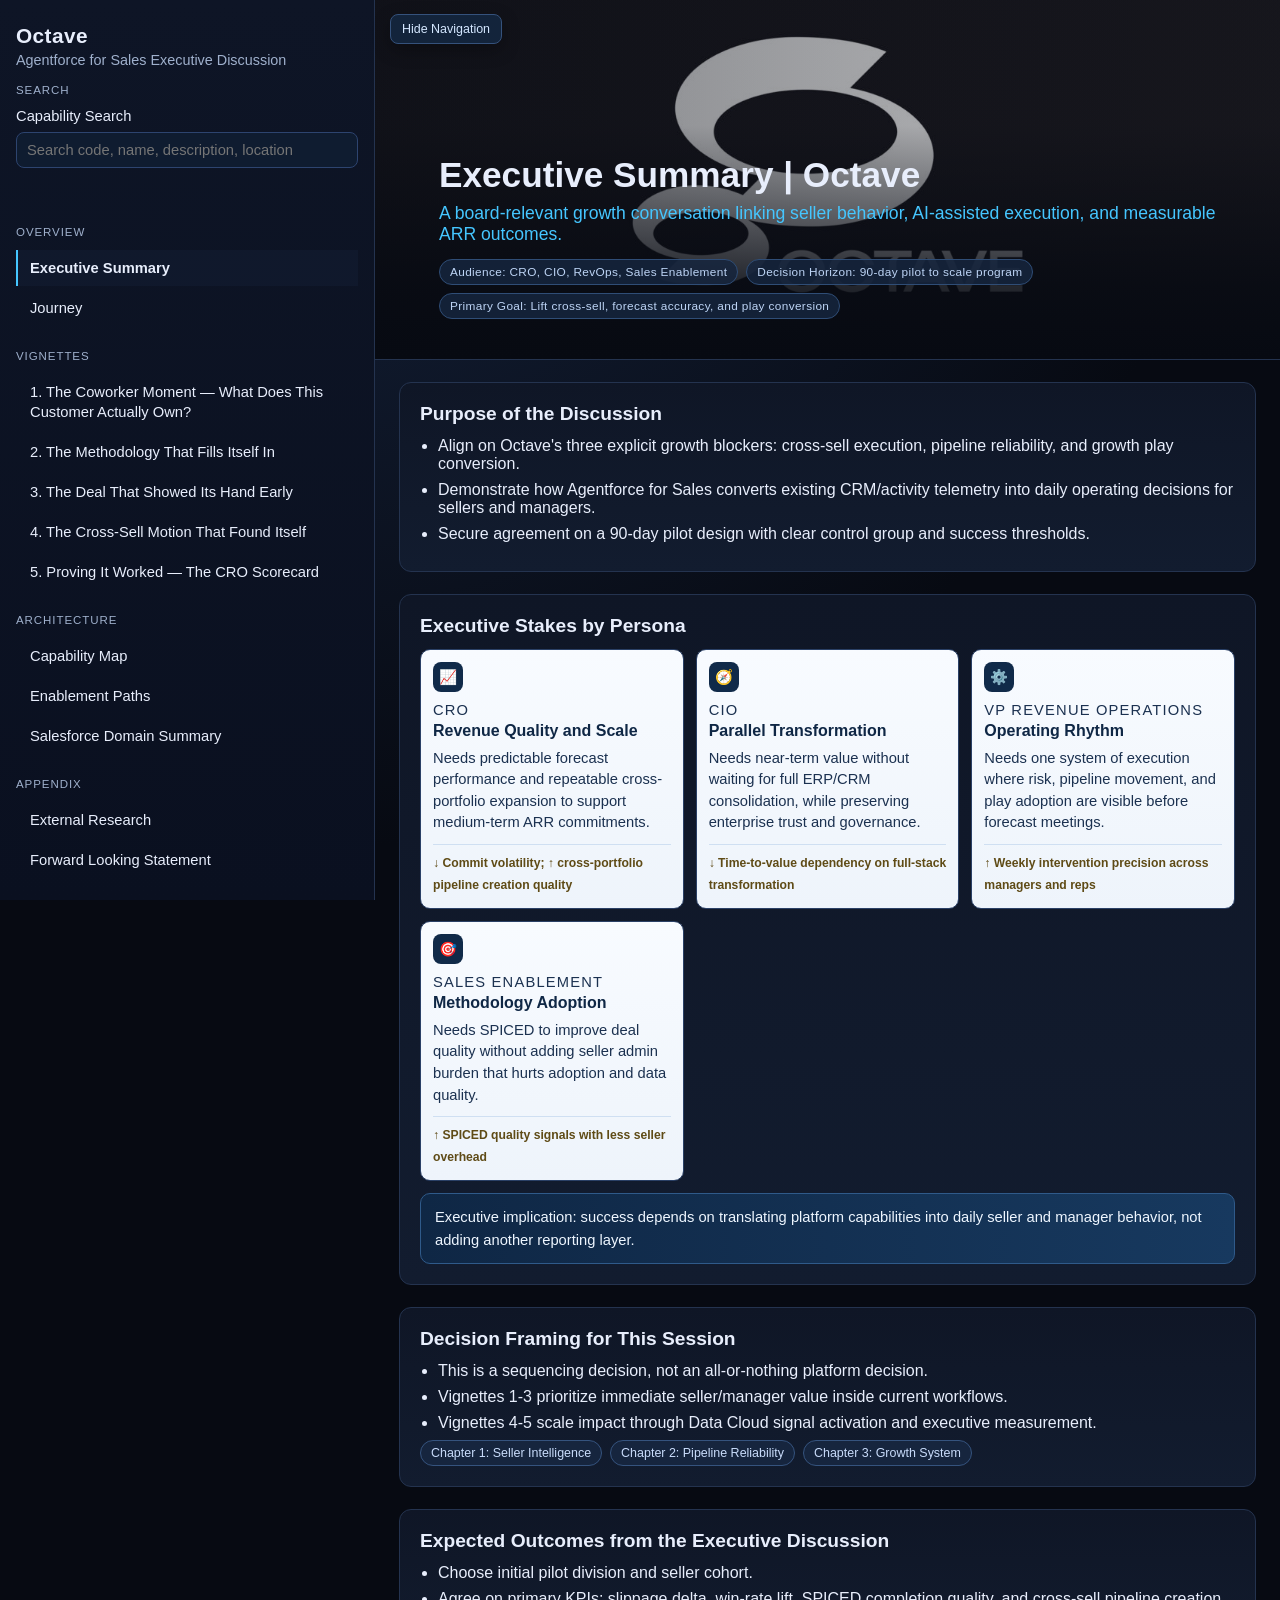
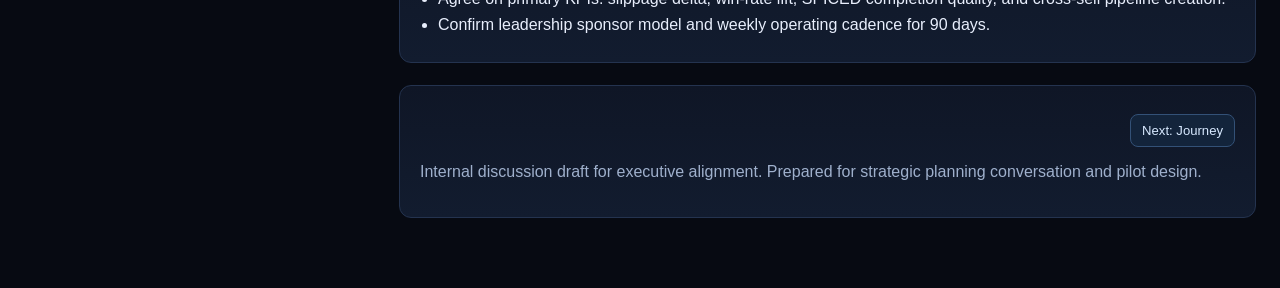
<file: index.html>
<!doctype html>
<html lang="en">
  <head>
    <meta charset="UTF-8" />
    <meta name="viewport" content="width=device-width, initial-scale=1.0" />
    <title>Octave Executive Briefing</title>
    <link rel="stylesheet" href="styles.css" />
  </head>
  <body data-page="executive">
    <div class="app">
      <aside class="sidebar">
        <div class="brand">OCTAVE</div>
        <p class="subtitle">Agentforce for Sales Executive Discussion</p>
        <nav id="sidebar-nav"></nav>
      </aside>
      <main id="content" class="content"></main>
    </div>
    <script src="content.js"></script>
    <script src="app.js"></script>
  </body>
</html>
</file>
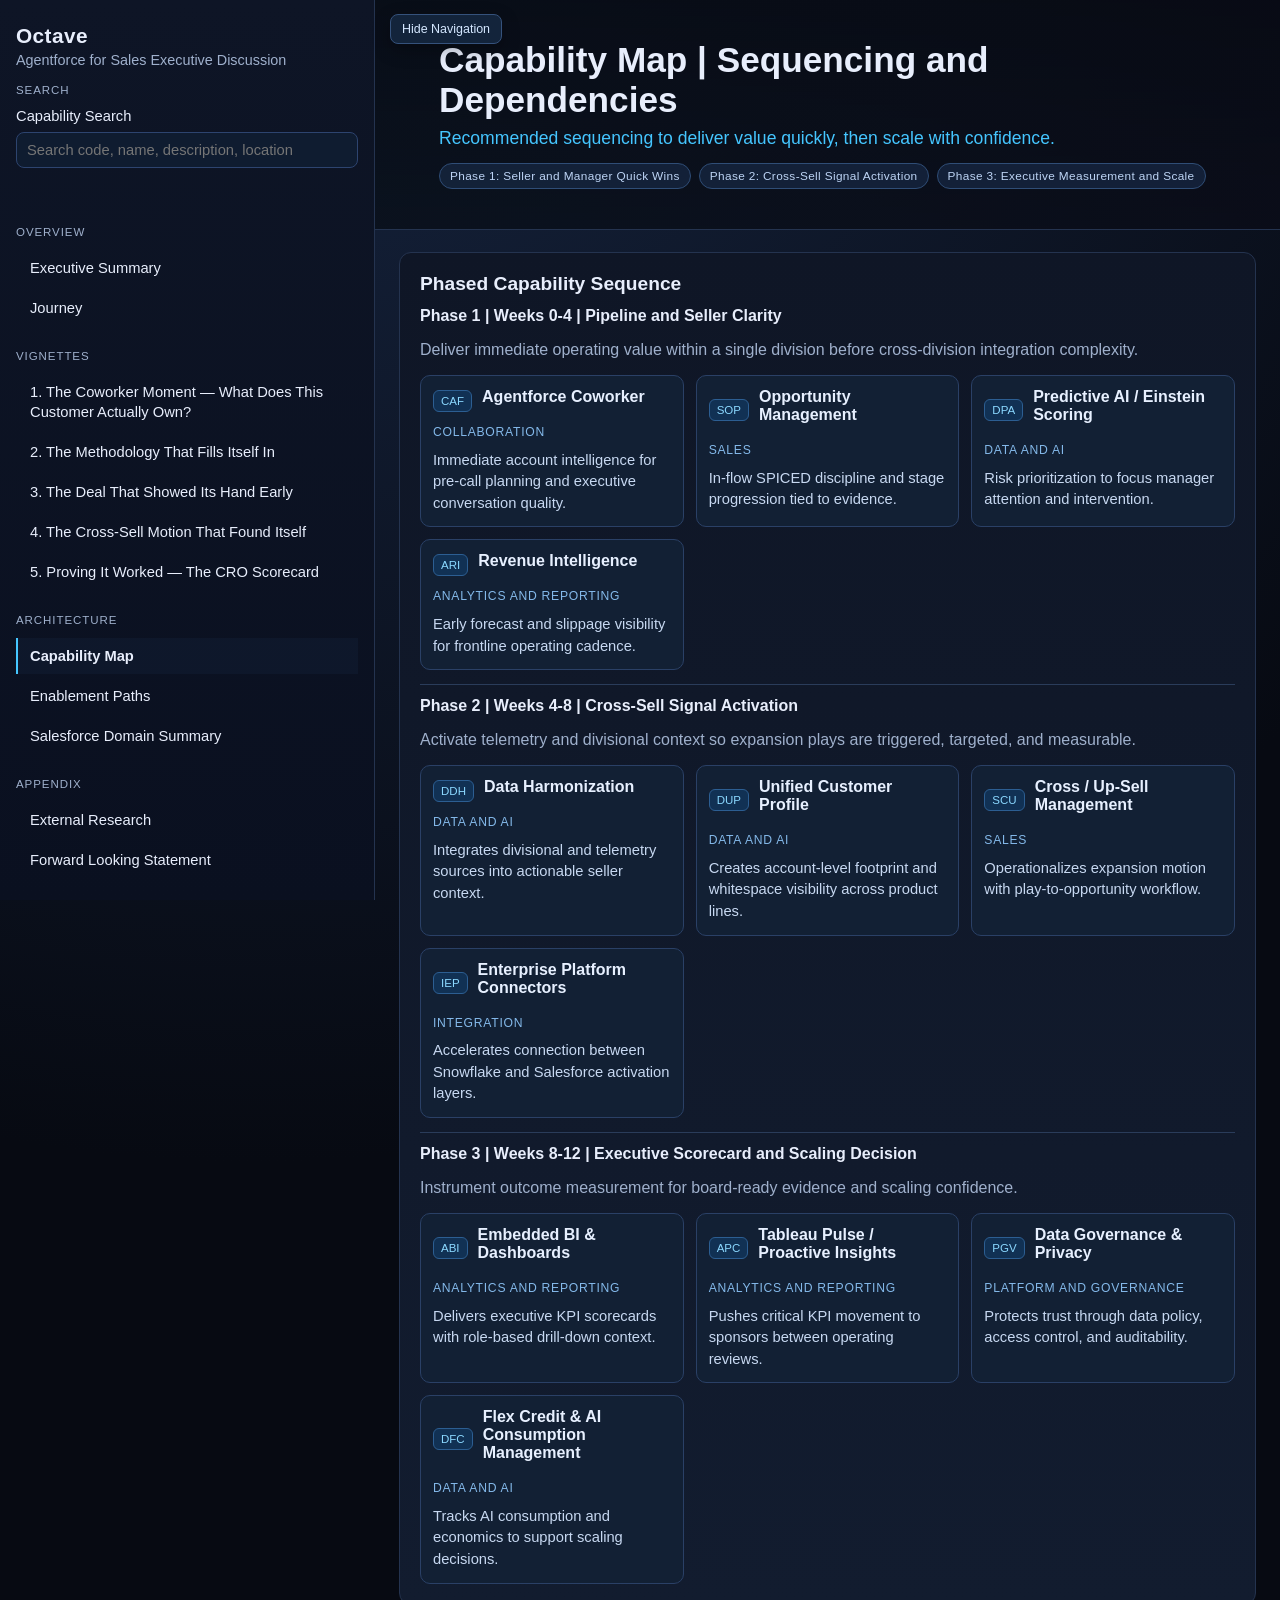
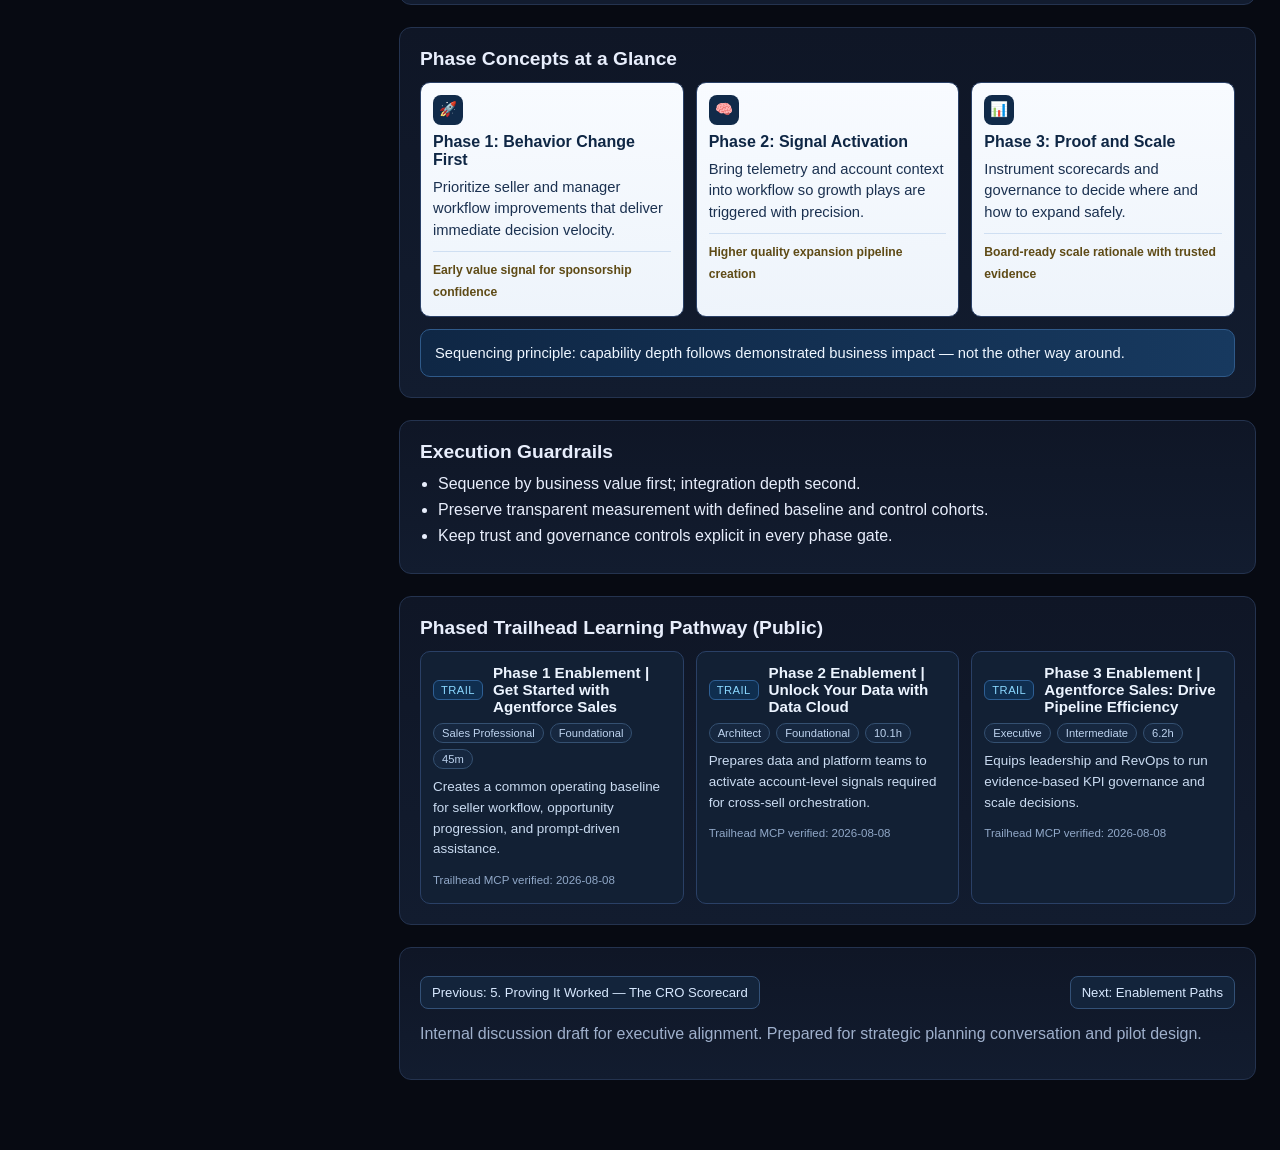
<file: capability-map.html>
<!doctype html>
<html lang="en">
  <head>
    <meta charset="UTF-8" />
    <meta name="viewport" content="width=device-width, initial-scale=1.0" />
    <title>Capability Map</title>
    <link rel="stylesheet" href="styles.css" />
  </head>
  <body data-page="capability">
    <div class="app">
      <aside class="sidebar">
        <div class="brand">OCTAVE</div>
        <p class="subtitle">Agentforce for Sales Executive Discussion</p>
        <nav id="sidebar-nav"></nav>
      </aside>
      <main id="content" class="content"></main>
    </div>
    <script src="content.js"></script>
    <script src="app.js"></script>
  </body>
</html>
</file>
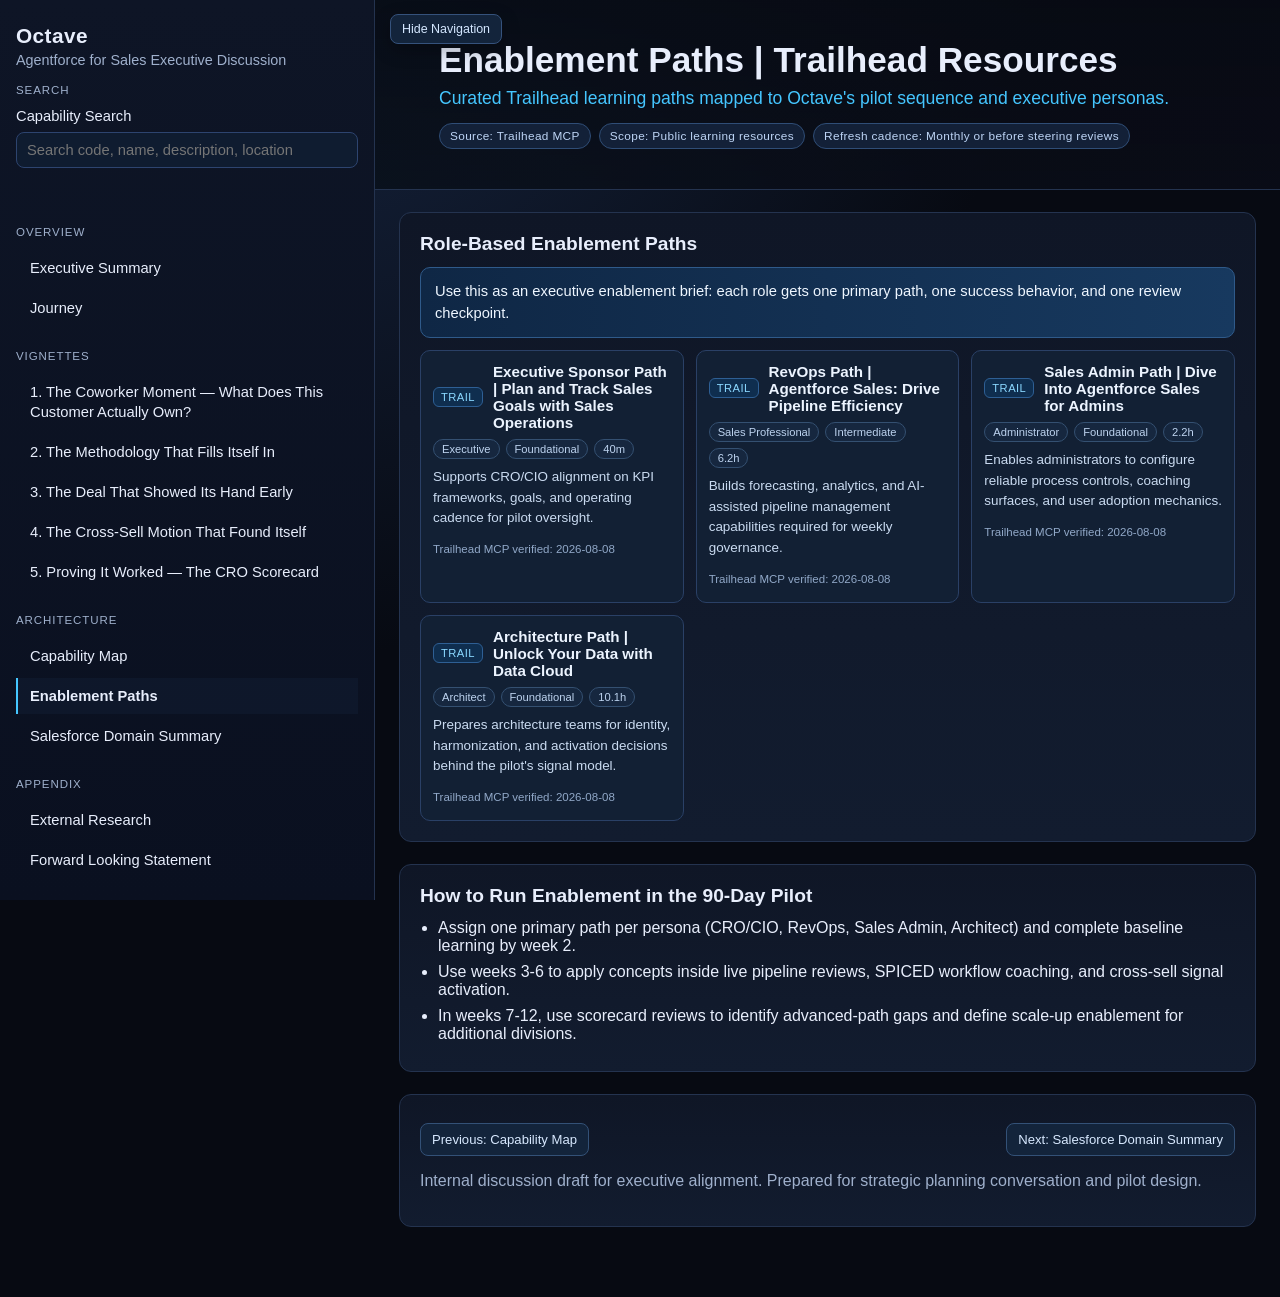
<file: enablement-paths.html>
<!doctype html>
<html lang="en">
  <head>
    <meta charset="UTF-8" />
    <meta name="viewport" content="width=device-width, initial-scale=1.0" />
    <title>Enablement Paths</title>
    <link rel="stylesheet" href="styles.css" />
  </head>
  <body data-page="enablement">
    <div class="app">
      <aside class="sidebar">
        <div class="brand">OCTAVE</div>
        <p class="subtitle">Agentforce for Sales Executive Discussion</p>
        <nav id="sidebar-nav"></nav>
      </aside>
      <main id="content" class="content"></main>
    </div>
    <script src="content.js"></script>
    <script src="app.js"></script>
  </body>
</html>
</file>
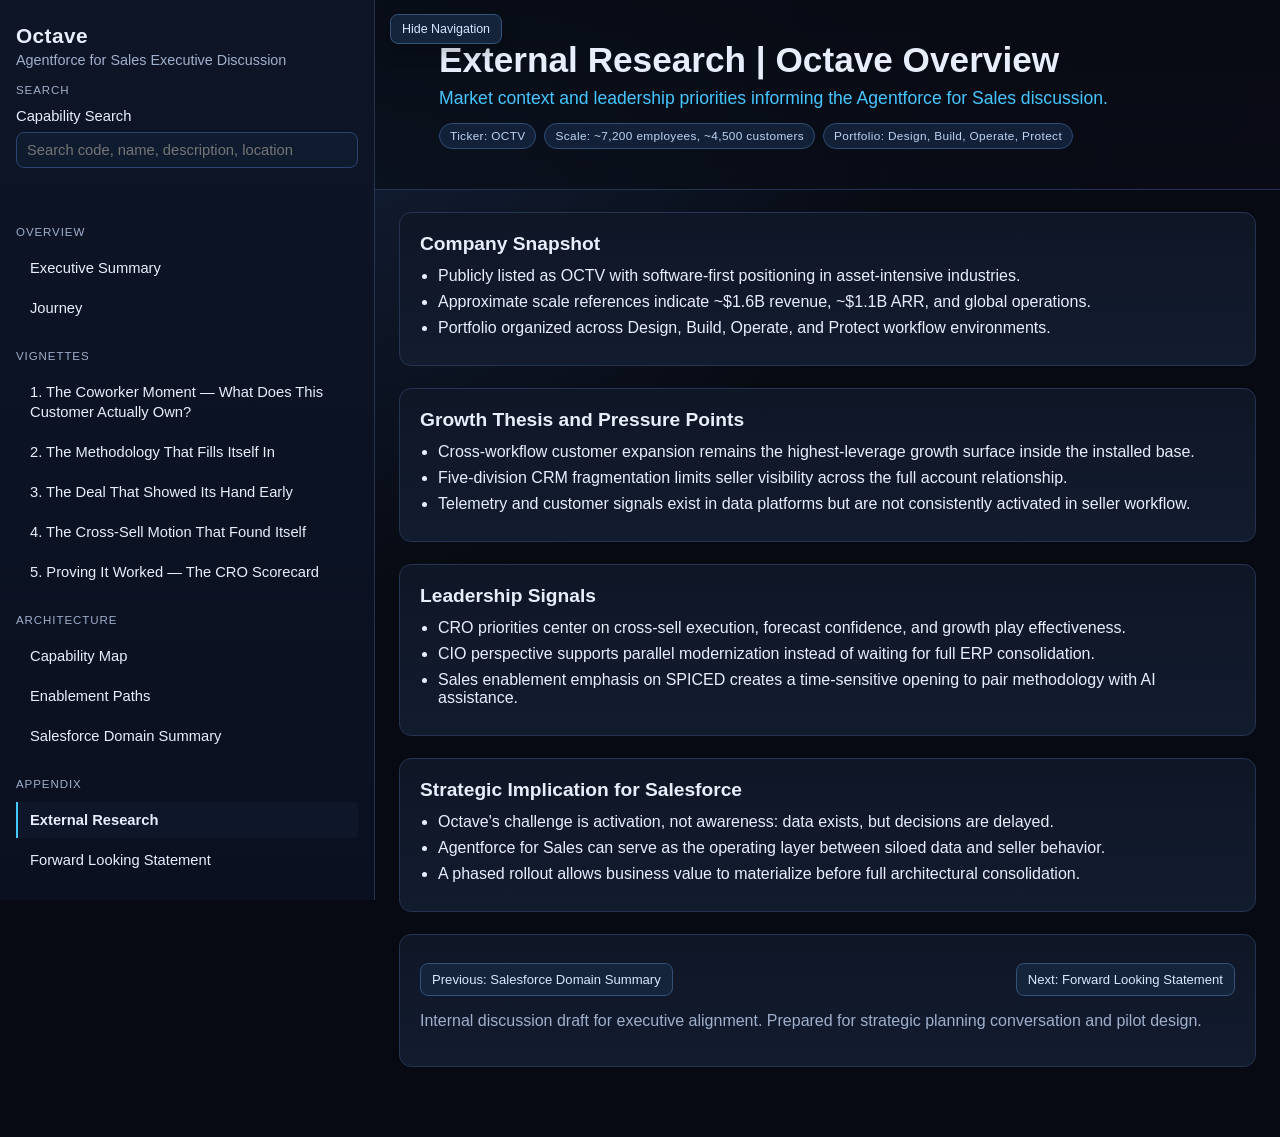
<file: external-research.html>
<!doctype html>
<html lang="en">
  <head>
    <meta charset="UTF-8" />
    <meta name="viewport" content="width=device-width, initial-scale=1.0" />
    <title>External Research</title>
    <link rel="stylesheet" href="styles.css" />
  </head>
  <body data-page="research">
    <div class="app">
      <aside class="sidebar">
        <div class="brand">OCTAVE</div>
        <p class="subtitle">Agentforce for Sales Executive Discussion</p>
        <nav id="sidebar-nav"></nav>
      </aside>
      <main id="content" class="content"></main>
    </div>
    <script src="content.js"></script>
    <script src="app.js"></script>
  </body>
</html>
</file>
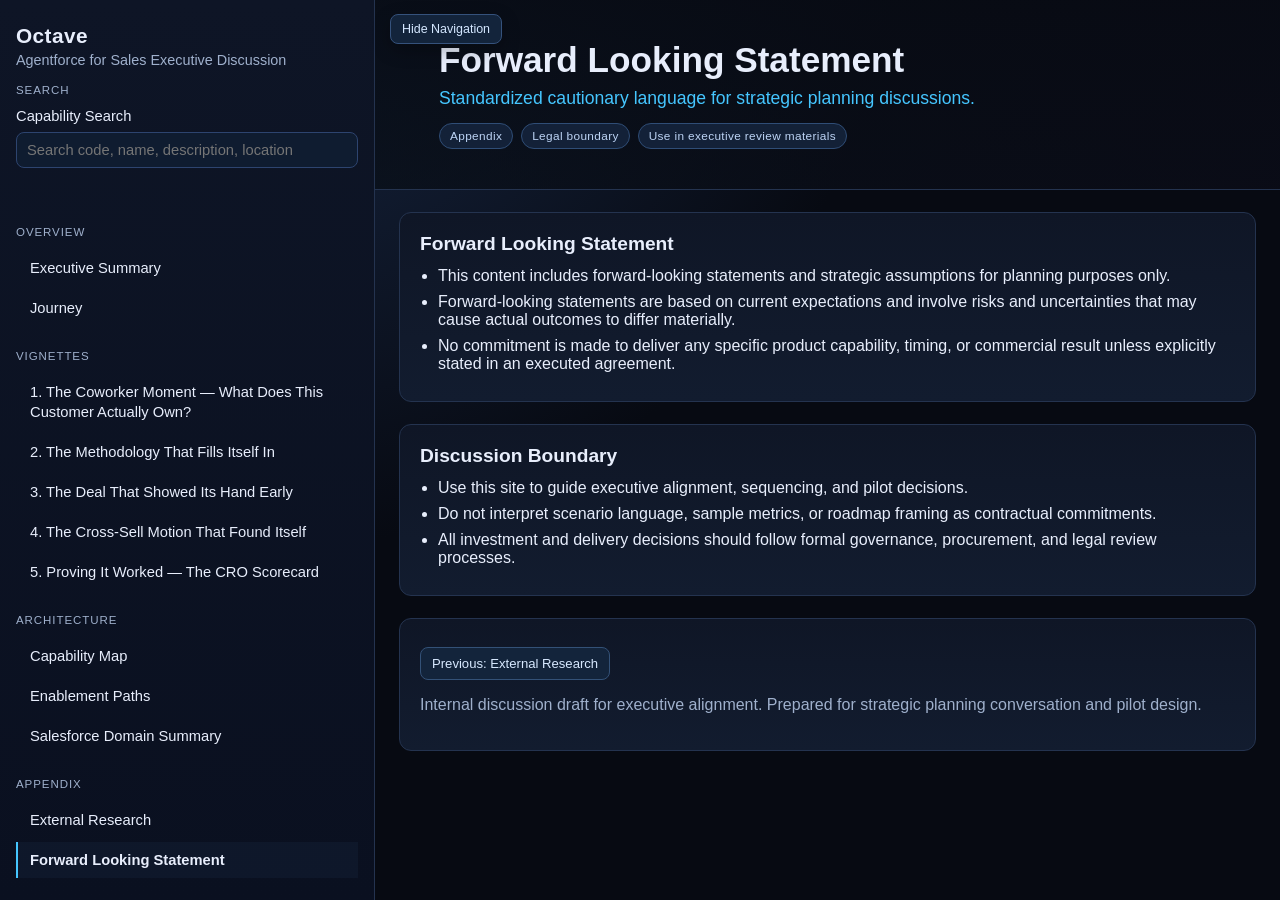
<file: forward-looking-statement.html>
<!doctype html>
<html lang="en">
  <head>
    <meta charset="UTF-8" />
    <meta name="viewport" content="width=device-width, initial-scale=1.0" />
    <title>Forward Looking Statement</title>
    <link rel="stylesheet" href="styles.css" />
  </head>
  <body data-page="fls">
    <div class="app">
      <aside class="sidebar">
        <div class="brand">OCTAVE</div>
        <p class="subtitle">Agentforce for Sales Executive Discussion</p>
        <nav id="sidebar-nav"></nav>
      </aside>
      <main id="content" class="content"></main>
    </div>
    <script src="content.js"></script>
    <script src="app.js"></script>
  </body>
</html>
</file>
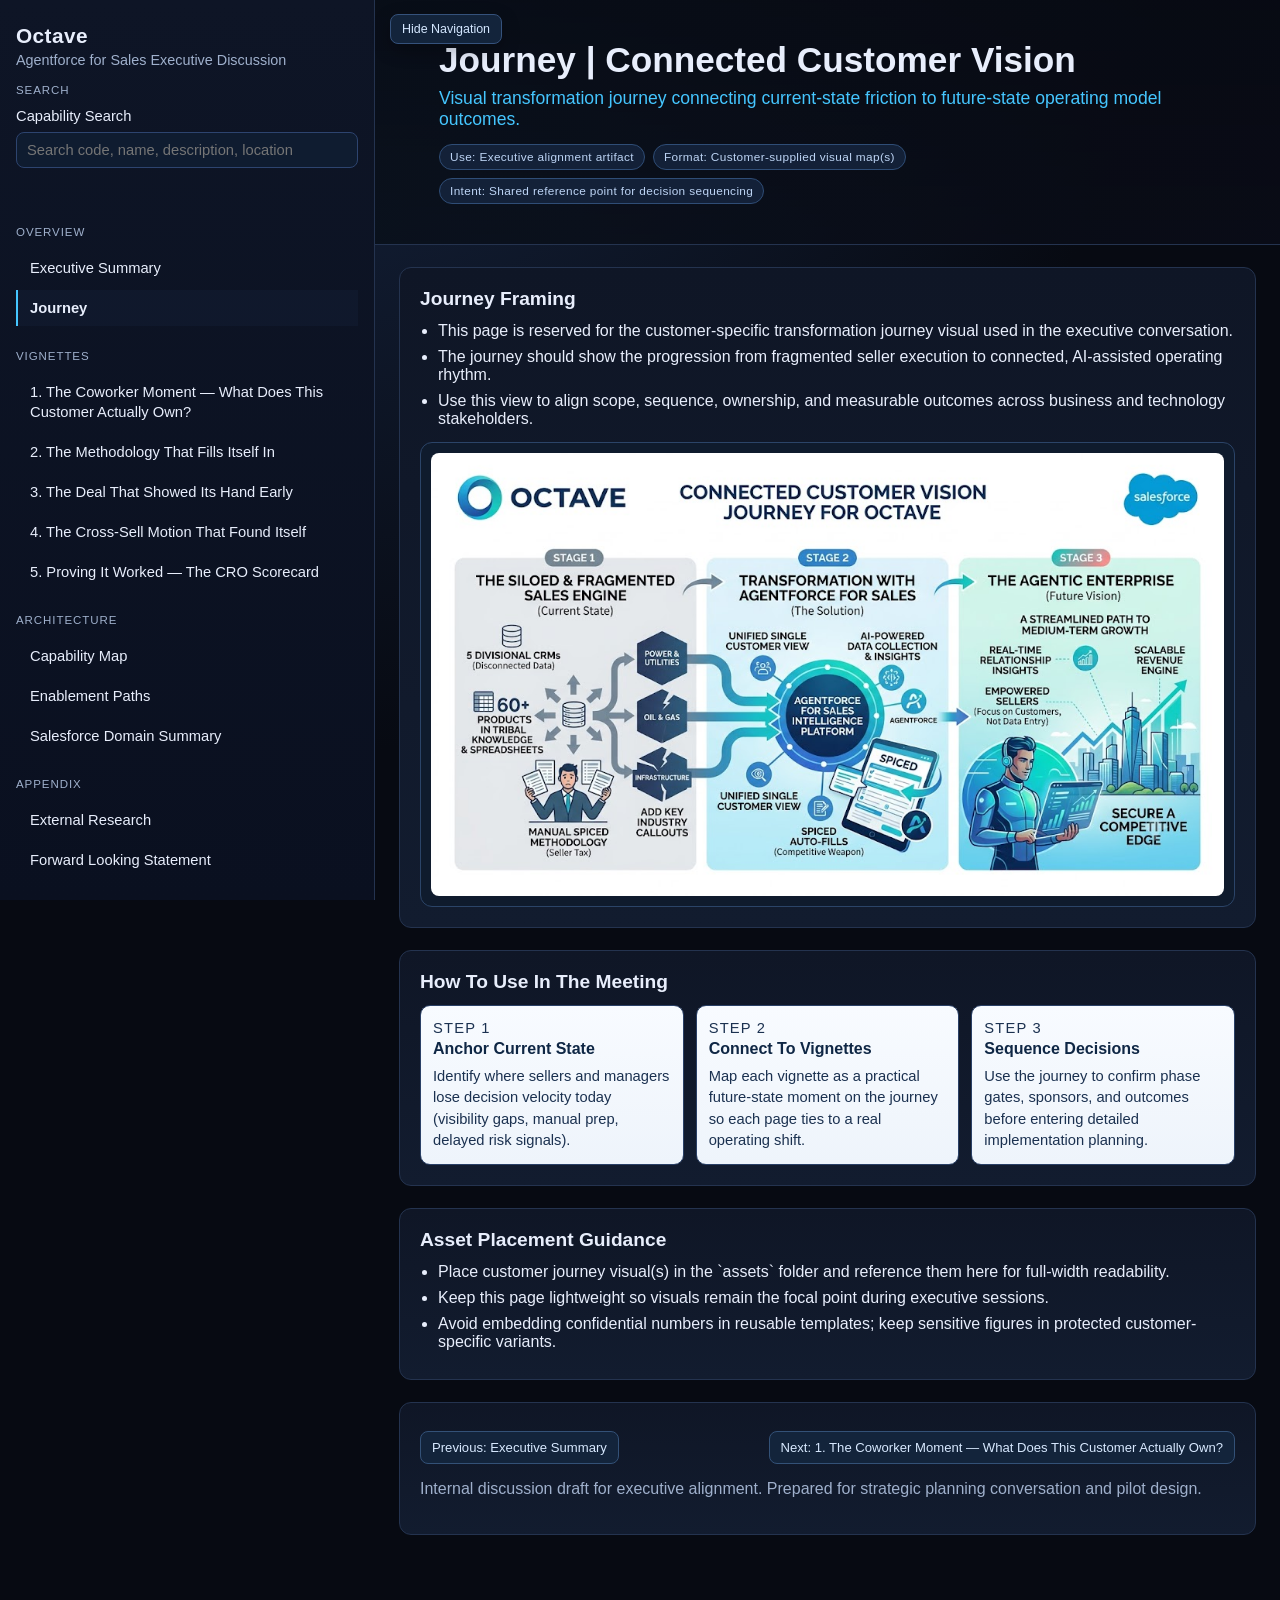
<file: journey.html>
<!doctype html>
<html lang="en">
  <head>
    <meta charset="UTF-8" />
    <meta name="viewport" content="width=device-width, initial-scale=1.0" />
    <title>Journey</title>
    <link rel="stylesheet" href="styles.css" />
  </head>
  <body data-page="journey">
    <div class="app">
      <aside class="sidebar">
        <div class="brand">OCTAVE</div>
        <p class="subtitle">Agentforce for Sales Executive Discussion</p>
        <nav id="sidebar-nav"></nav>
      </aside>
      <main id="content" class="content"></main>
    </div>
    <script src="content.js"></script>
    <script src="app.js"></script>
  </body>
</html>
</file>
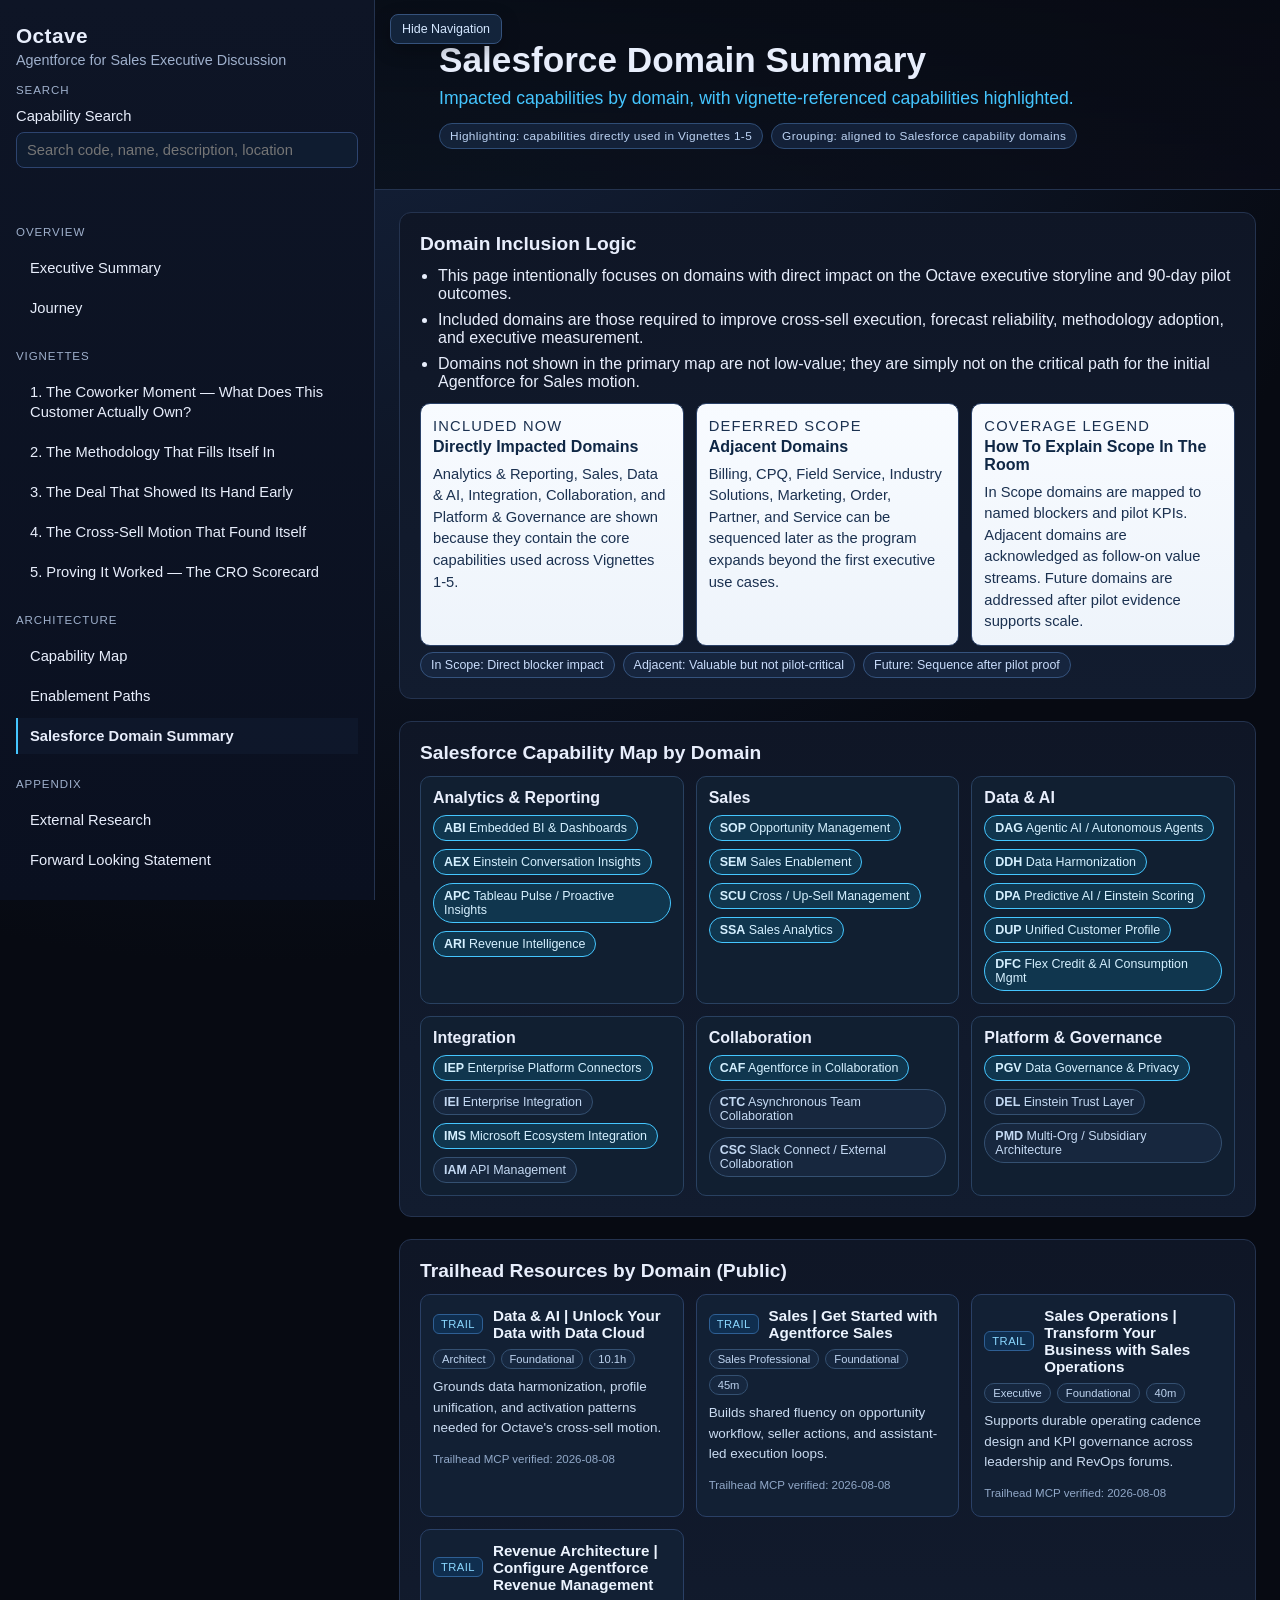
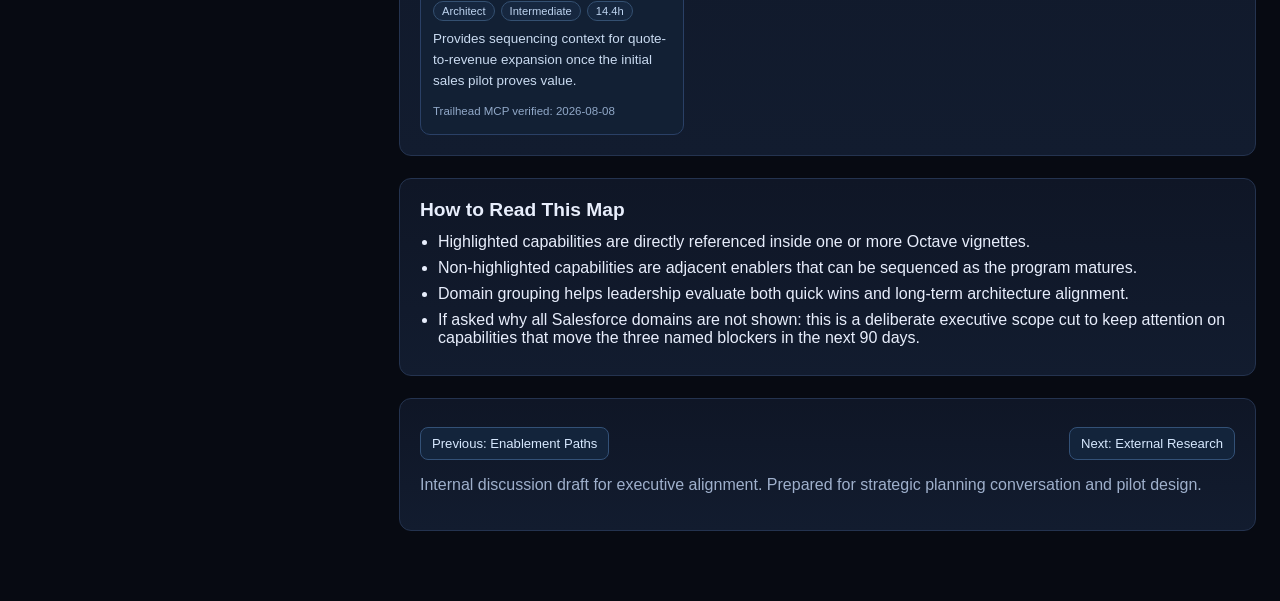
<file: salesforce-summary.html>
<!doctype html>
<html lang="en">
  <head>
    <meta charset="UTF-8" />
    <meta name="viewport" content="width=device-width, initial-scale=1.0" />
    <title>Salesforce Summary</title>
    <link rel="stylesheet" href="styles.css" />
  </head>
  <body data-page="salesforce">
    <div class="app">
      <aside class="sidebar">
        <div class="brand">OCTAVE</div>
        <p class="subtitle">Agentforce for Sales Executive Discussion</p>
        <nav id="sidebar-nav"></nav>
      </aside>
      <main id="content" class="content"></main>
    </div>
    <script src="content.js"></script>
    <script src="app.js"></script>
  </body>
</html>
</file>
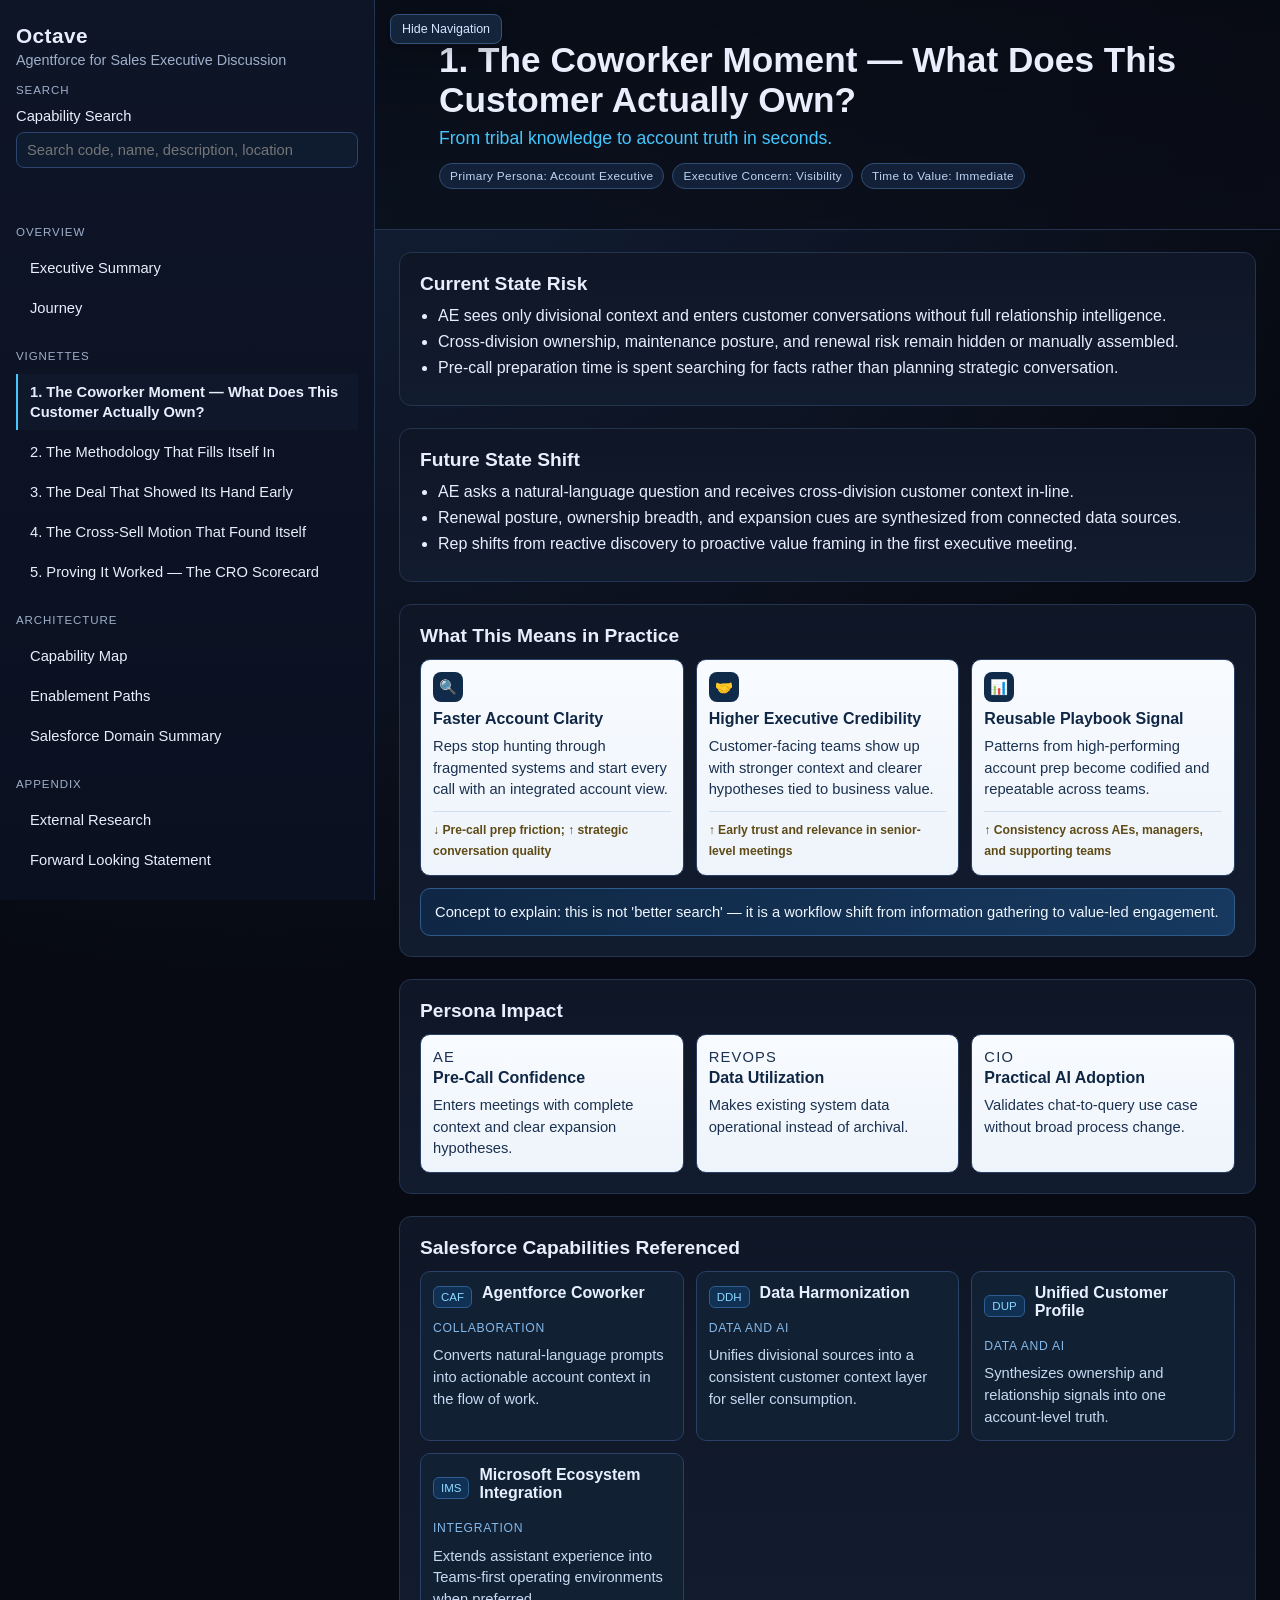
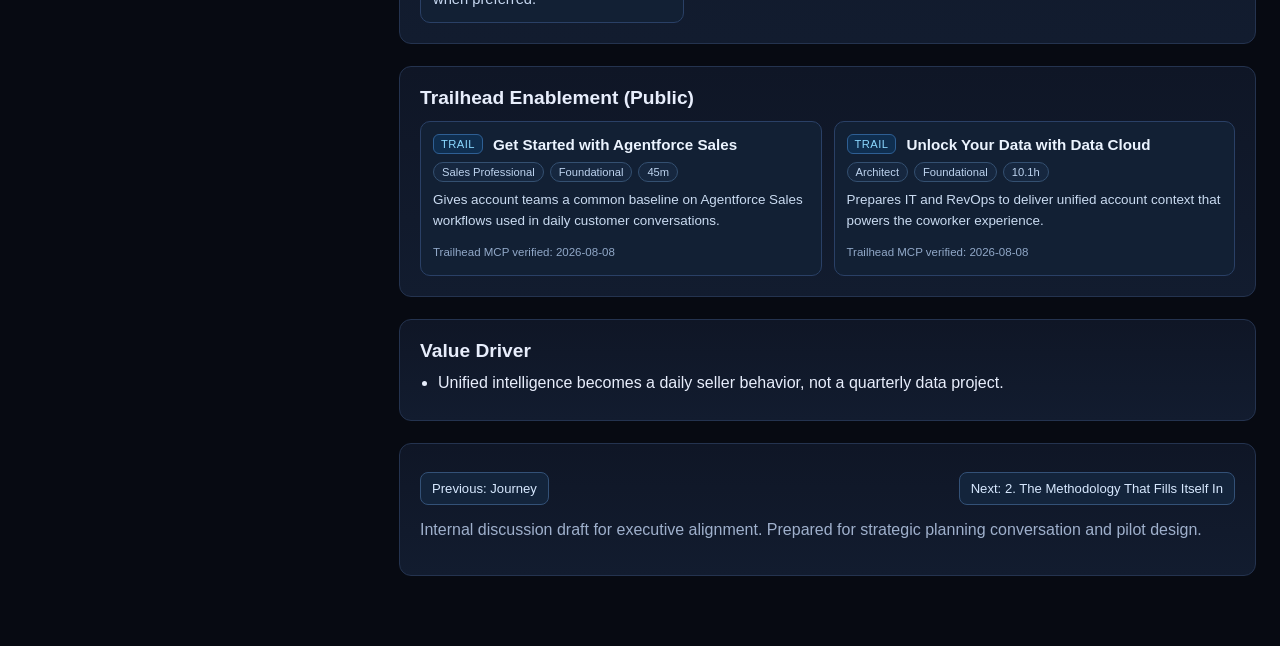
<file: vignette-1.html>
<!doctype html>
<html lang="en">
  <head>
    <meta charset="UTF-8" />
    <meta name="viewport" content="width=device-width, initial-scale=1.0" />
    <title>Vignette 1</title>
    <link rel="stylesheet" href="styles.css" />
  </head>
  <body data-page="v1">
    <div class="app">
      <aside class="sidebar">
        <div class="brand">OCTAVE</div>
        <p class="subtitle">Agentforce for Sales Executive Discussion</p>
        <nav id="sidebar-nav"></nav>
      </aside>
      <main id="content" class="content"></main>
    </div>
    <script src="content.js"></script>
    <script src="app.js"></script>
  </body>
</html>
</file>
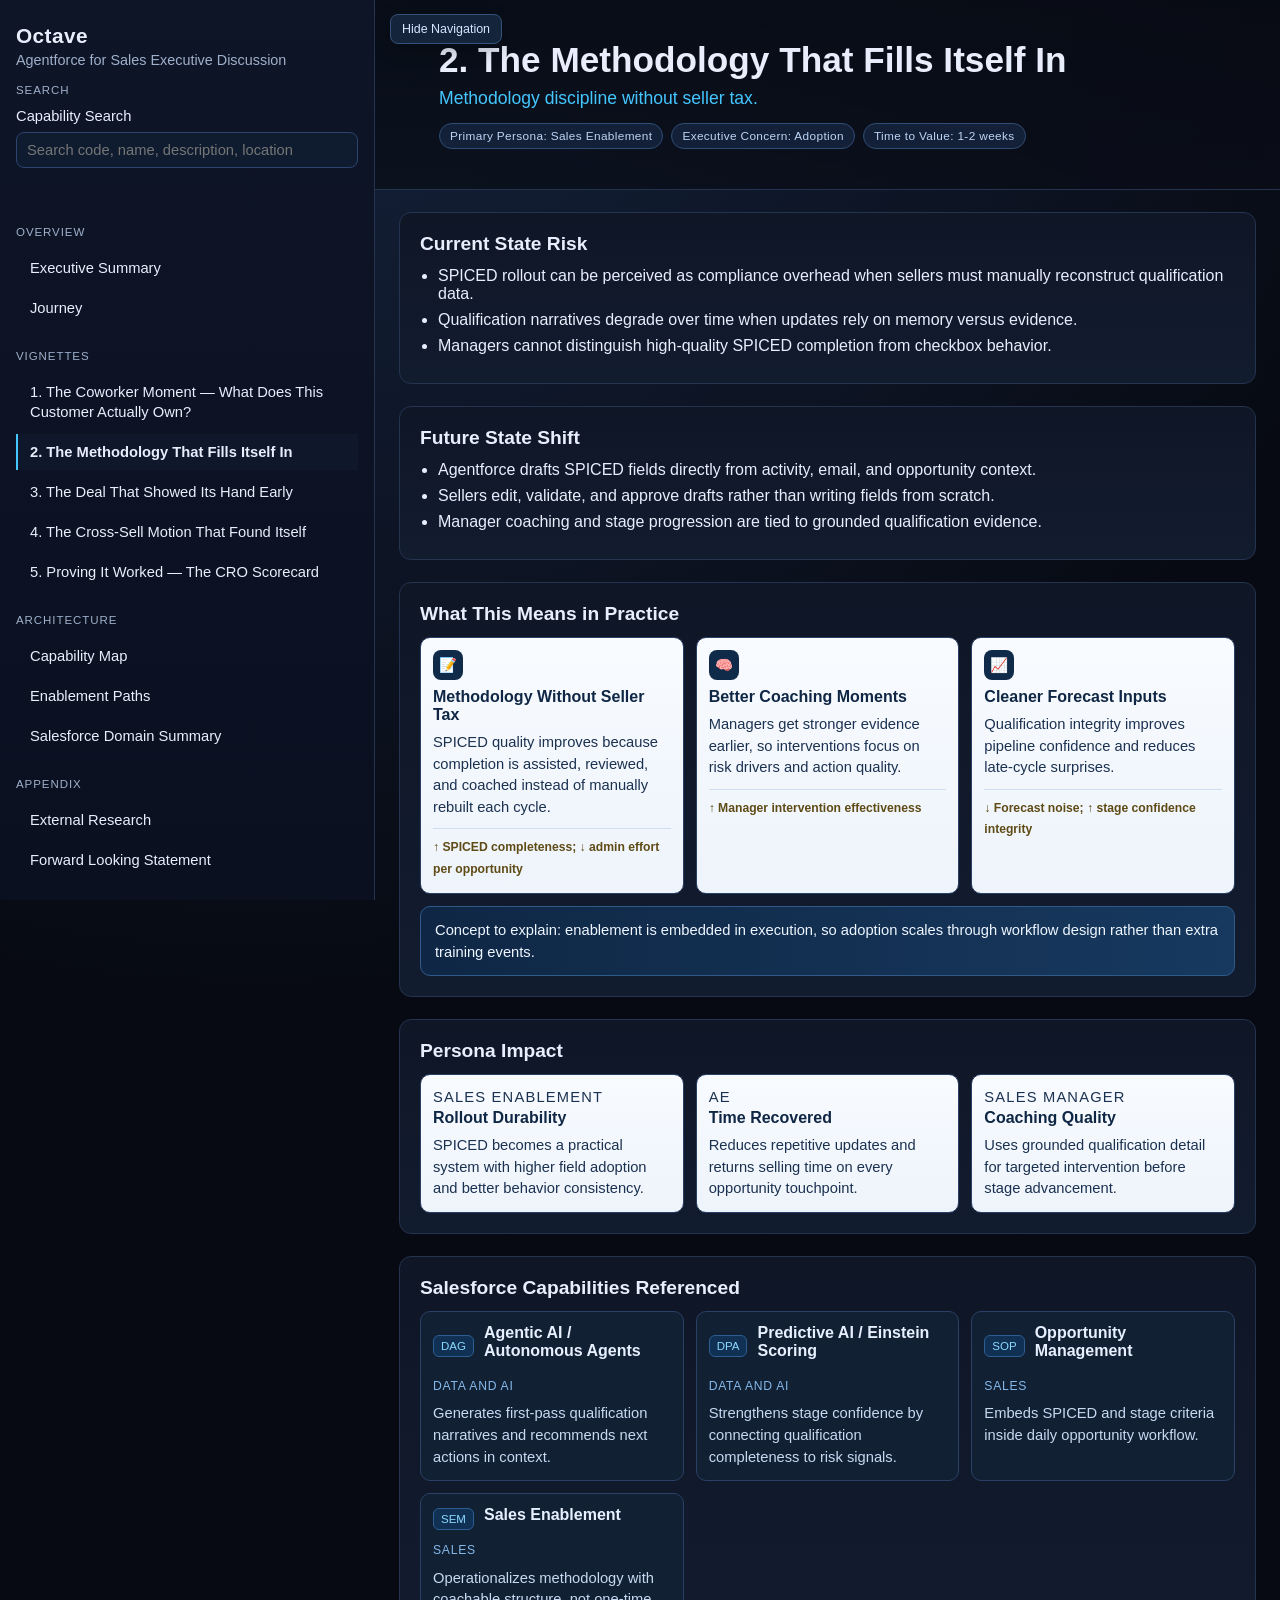
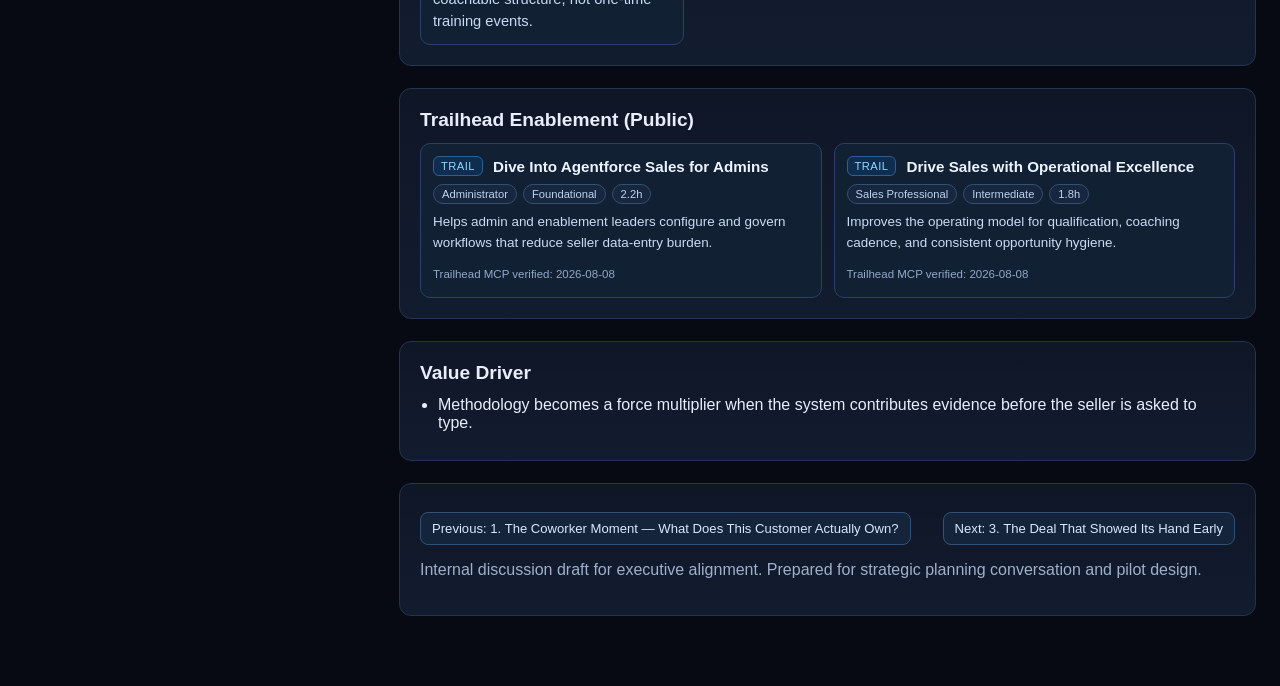
<file: vignette-2.html>
<!doctype html>
<html lang="en">
  <head>
    <meta charset="UTF-8" />
    <meta name="viewport" content="width=device-width, initial-scale=1.0" />
    <title>Vignette 2</title>
    <link rel="stylesheet" href="styles.css" />
  </head>
  <body data-page="v2">
    <div class="app">
      <aside class="sidebar">
        <div class="brand">OCTAVE</div>
        <p class="subtitle">Agentforce for Sales Executive Discussion</p>
        <nav id="sidebar-nav"></nav>
      </aside>
      <main id="content" class="content"></main>
    </div>
    <script src="content.js"></script>
    <script src="app.js"></script>
  </body>
</html>
</file>
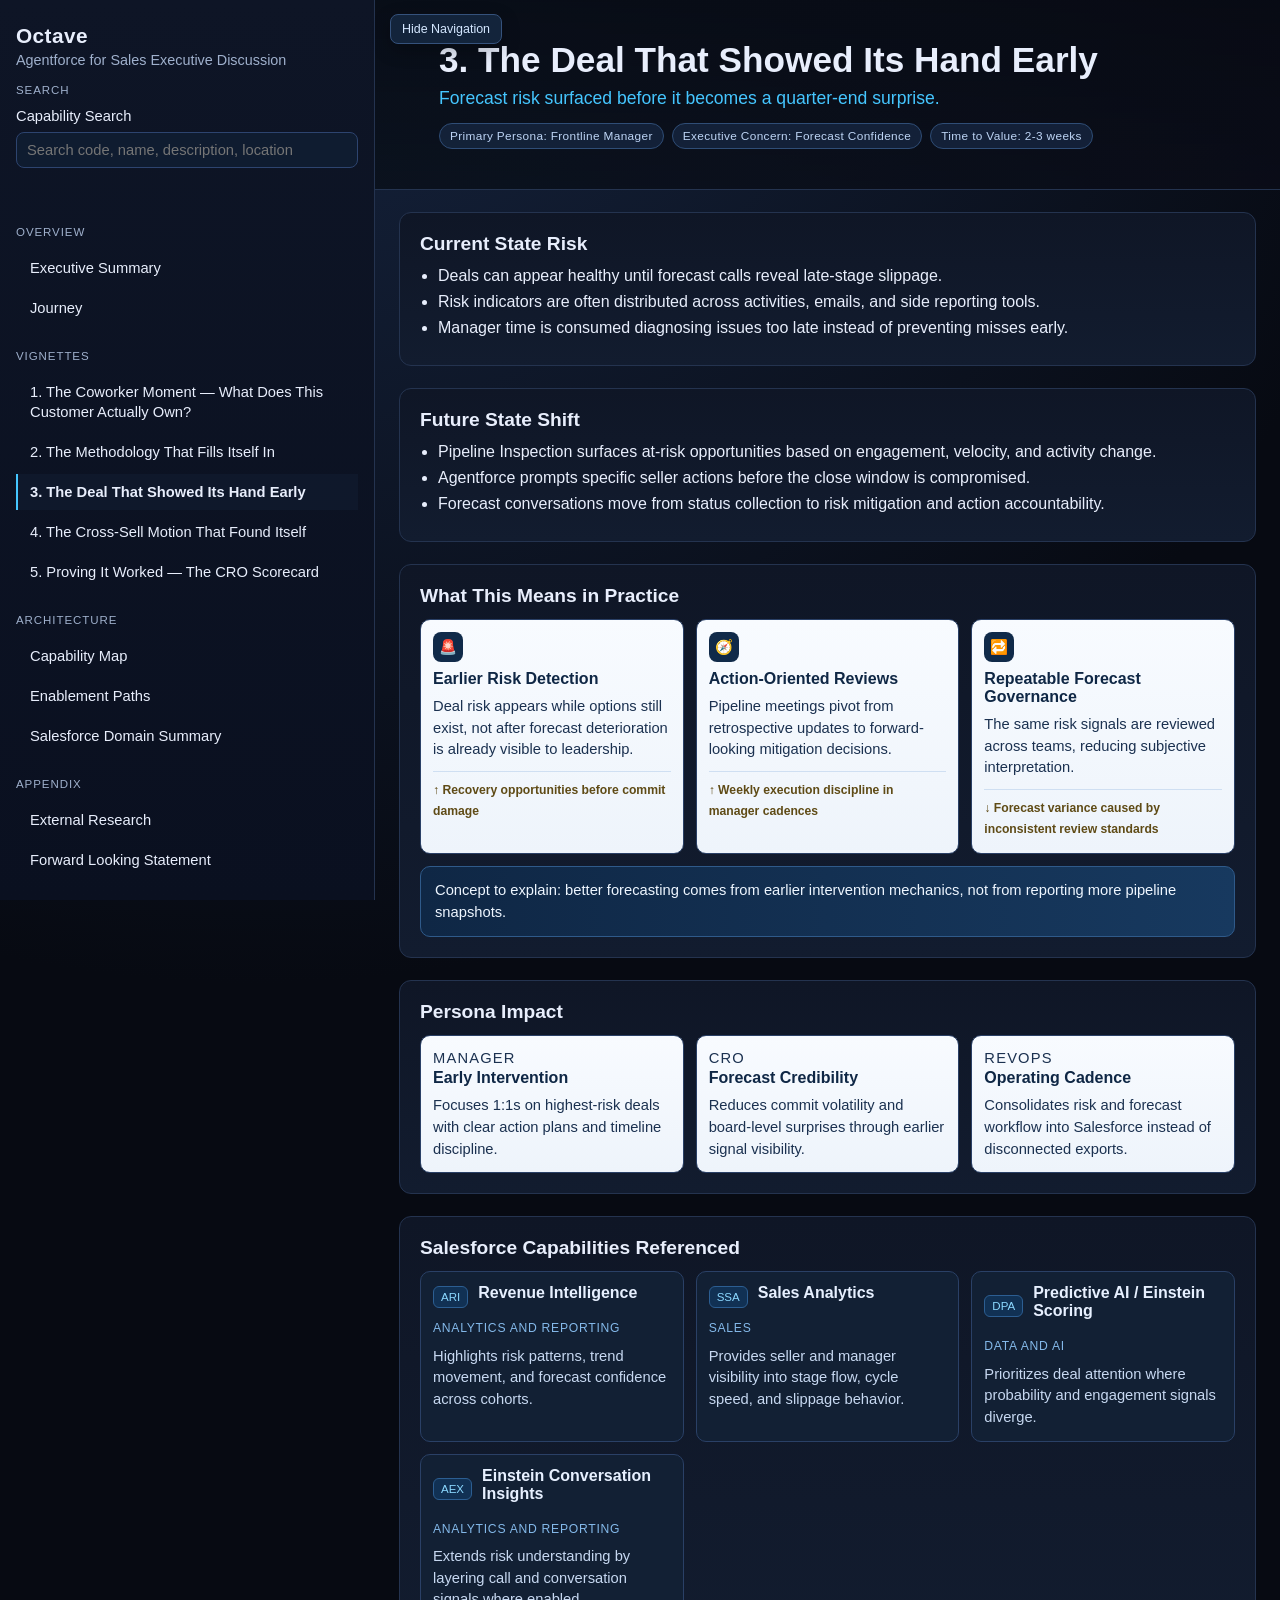
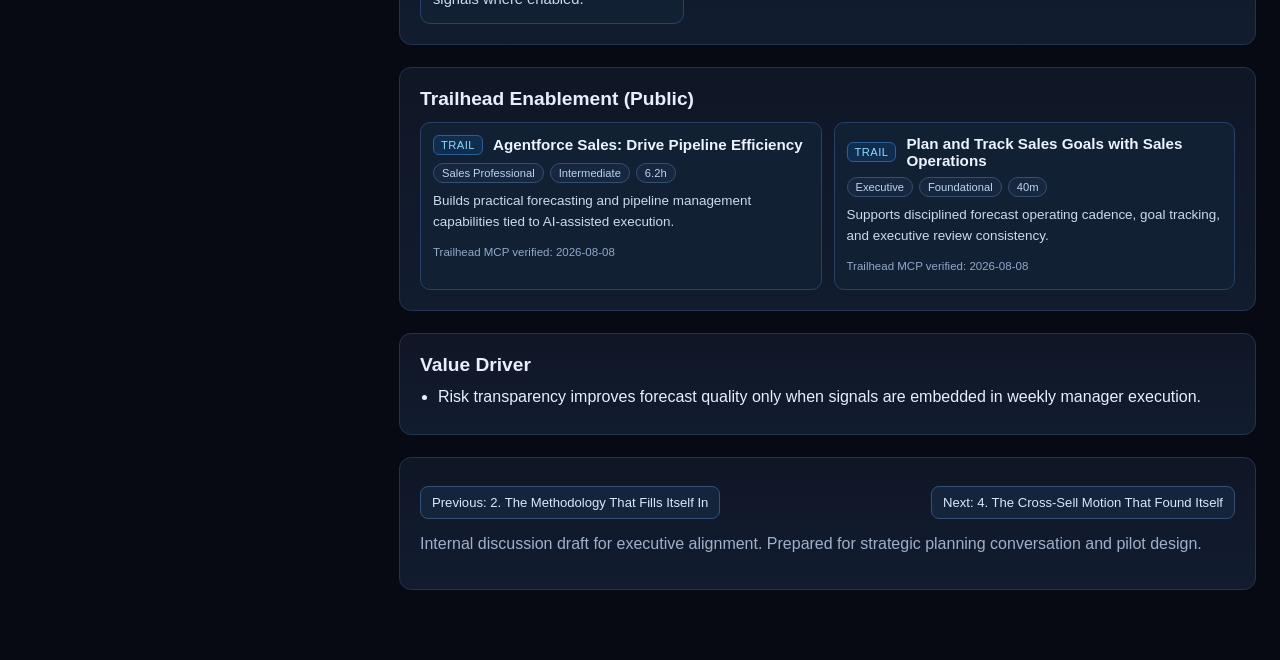
<file: vignette-3.html>
<!doctype html>
<html lang="en">
  <head>
    <meta charset="UTF-8" />
    <meta name="viewport" content="width=device-width, initial-scale=1.0" />
    <title>Vignette 3</title>
    <link rel="stylesheet" href="styles.css" />
  </head>
  <body data-page="v3">
    <div class="app">
      <aside class="sidebar">
        <div class="brand">OCTAVE</div>
        <p class="subtitle">Agentforce for Sales Executive Discussion</p>
        <nav id="sidebar-nav"></nav>
      </aside>
      <main id="content" class="content"></main>
    </div>
    <script src="content.js"></script>
    <script src="app.js"></script>
  </body>
</html>
</file>
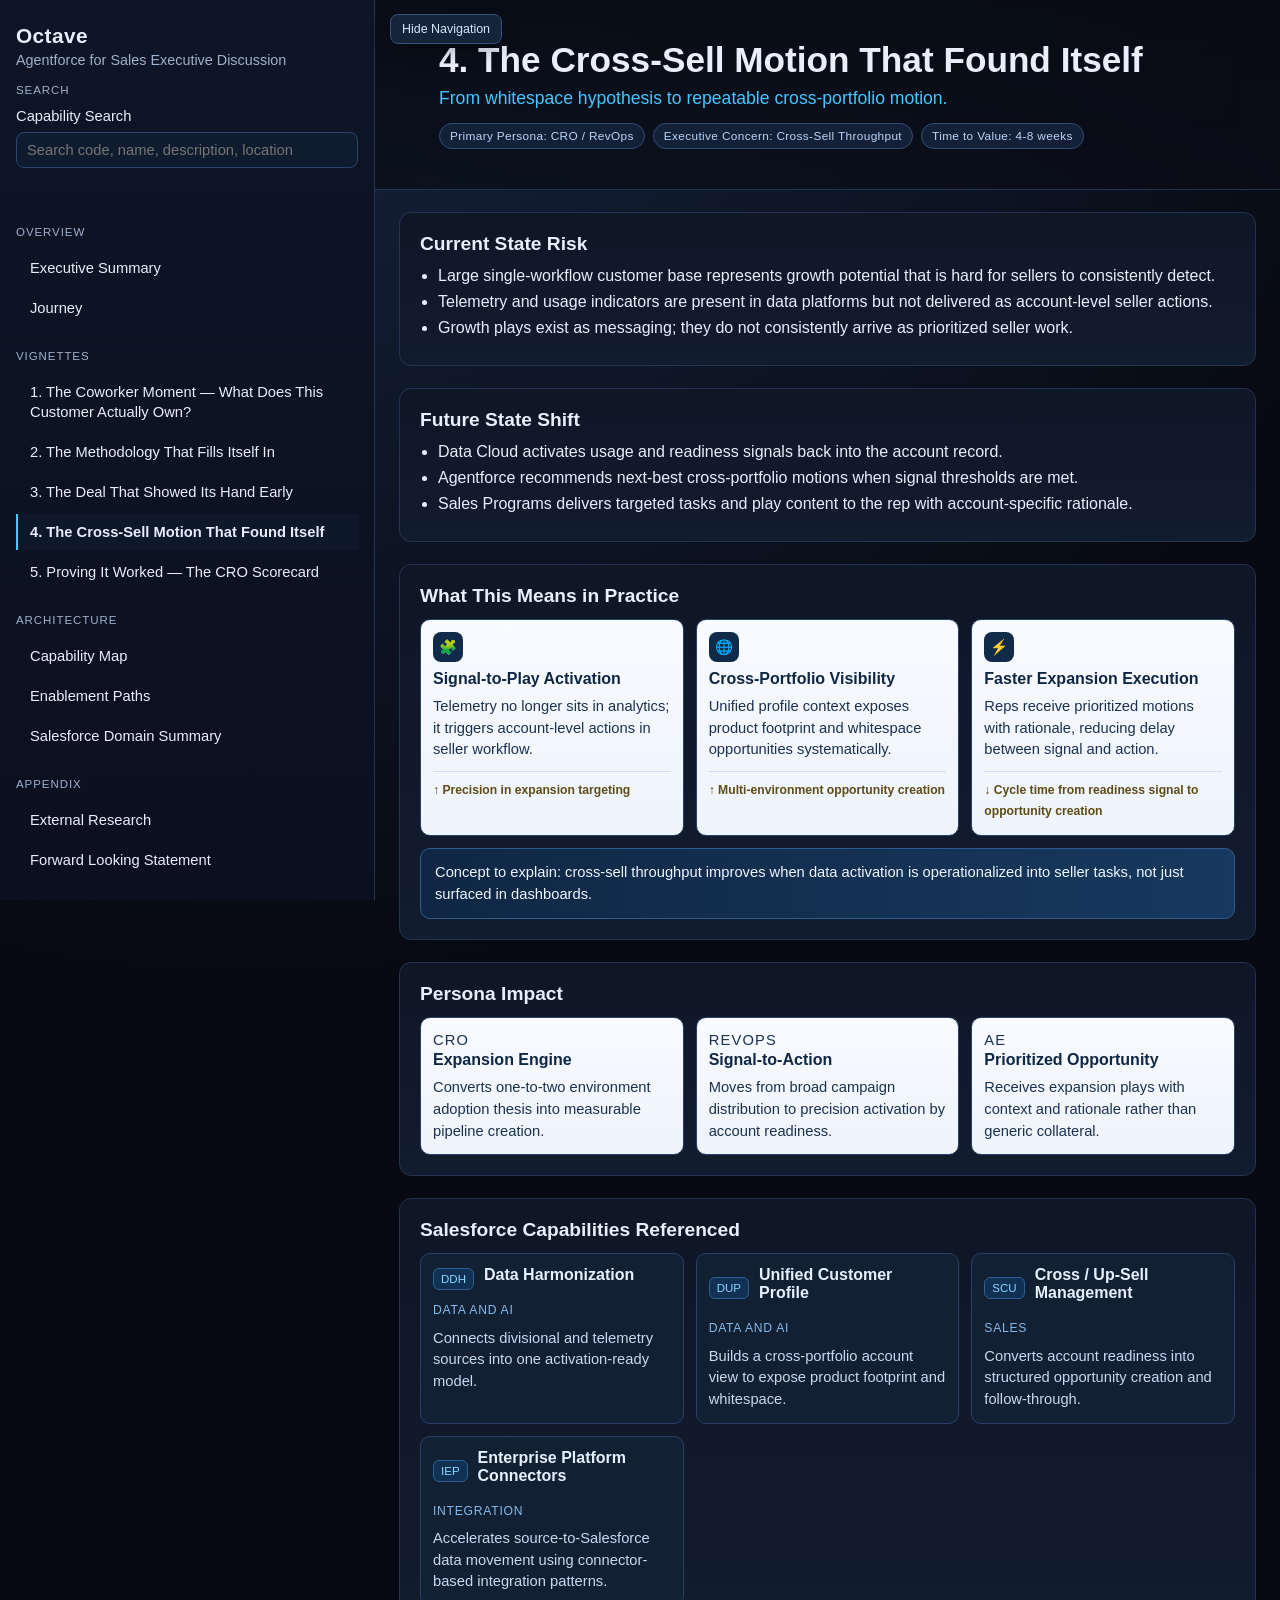
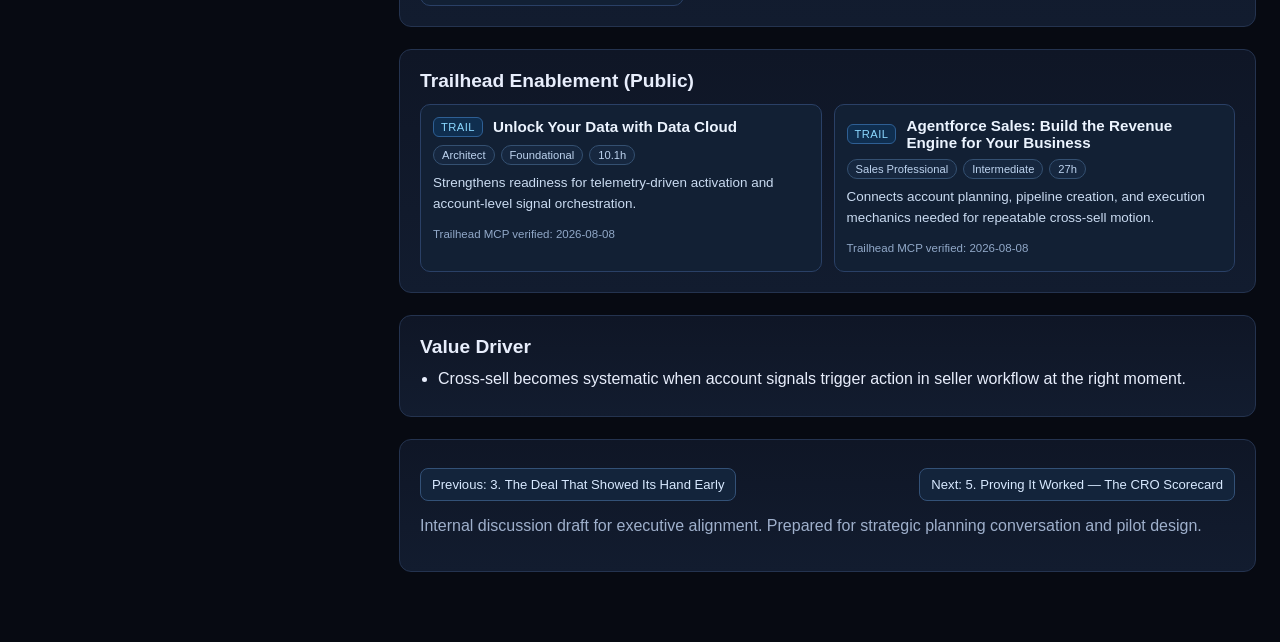
<file: vignette-4.html>
<!doctype html>
<html lang="en">
  <head>
    <meta charset="UTF-8" />
    <meta name="viewport" content="width=device-width, initial-scale=1.0" />
    <title>Vignette 4</title>
    <link rel="stylesheet" href="styles.css" />
  </head>
  <body data-page="v4">
    <div class="app">
      <aside class="sidebar">
        <div class="brand">OCTAVE</div>
        <p class="subtitle">Agentforce for Sales Executive Discussion</p>
        <nav id="sidebar-nav"></nav>
      </aside>
      <main id="content" class="content"></main>
    </div>
    <script src="content.js"></script>
    <script src="app.js"></script>
  </body>
</html>
</file>
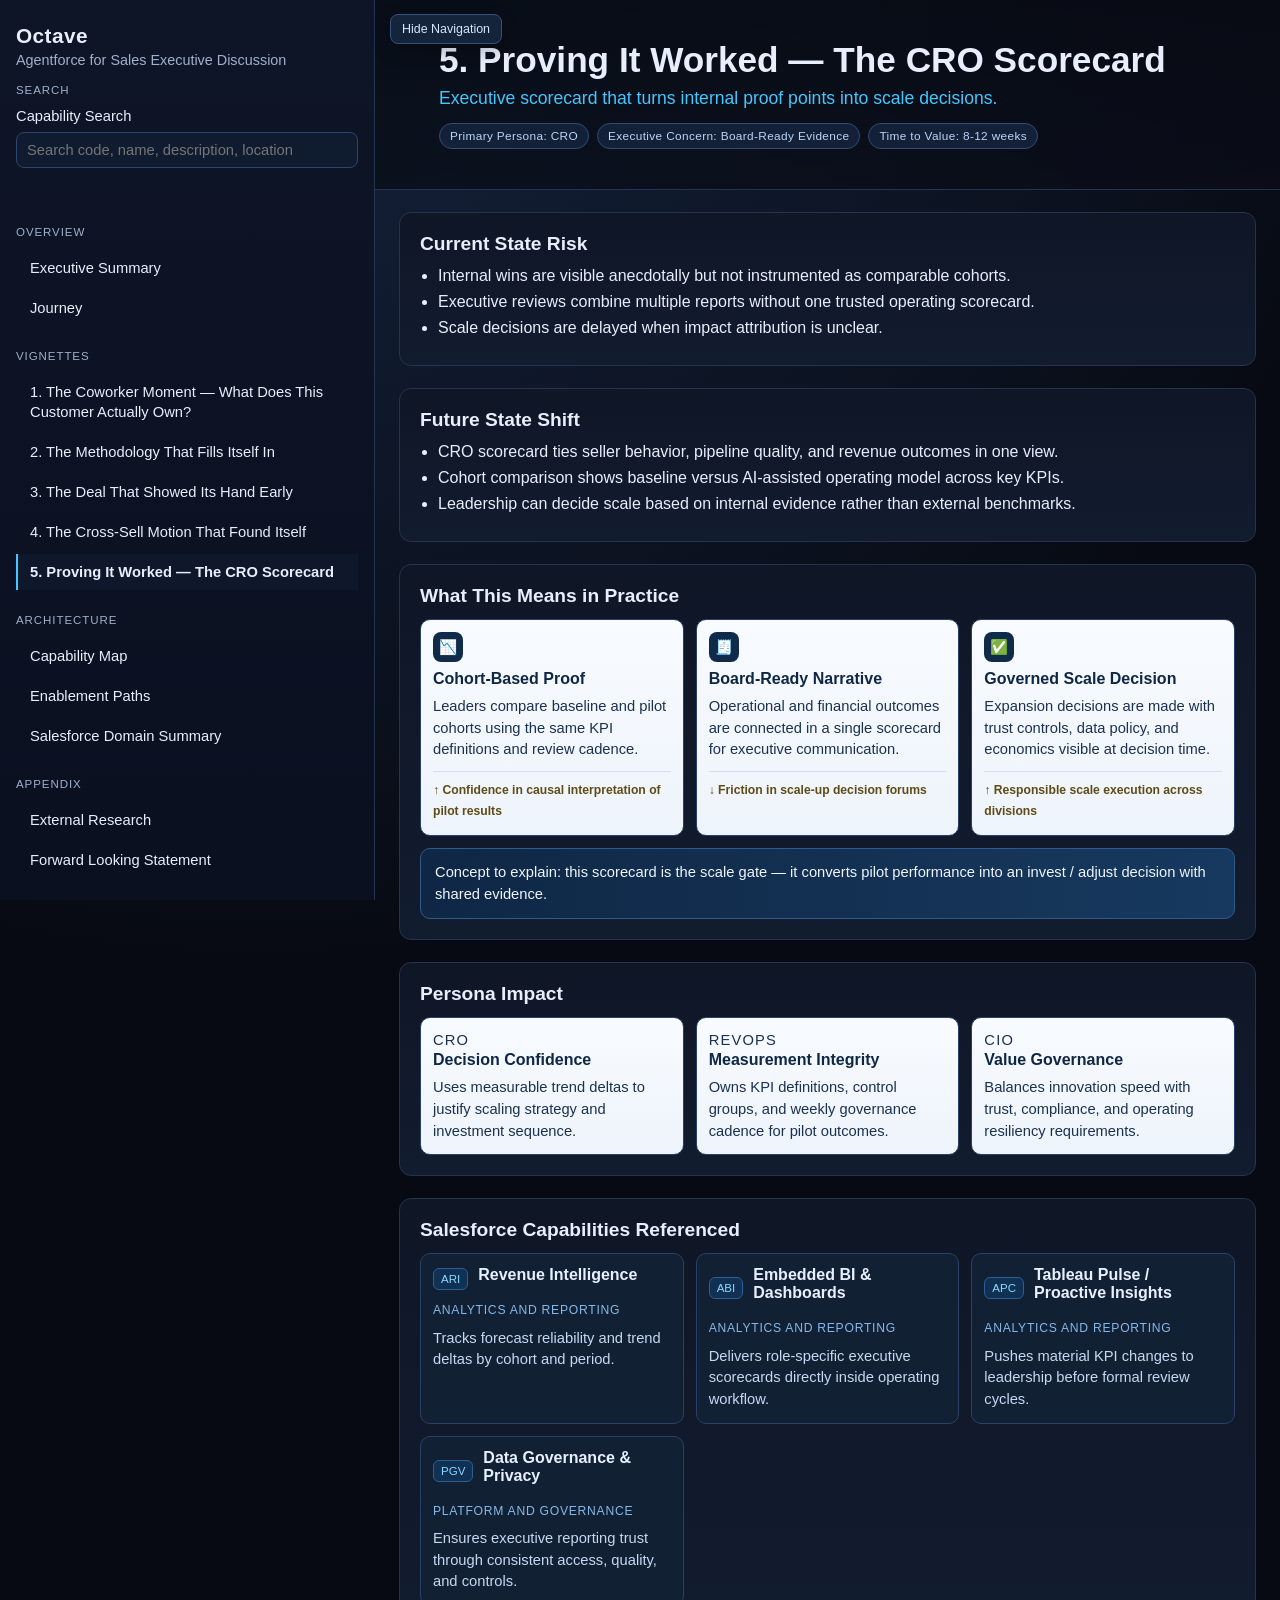
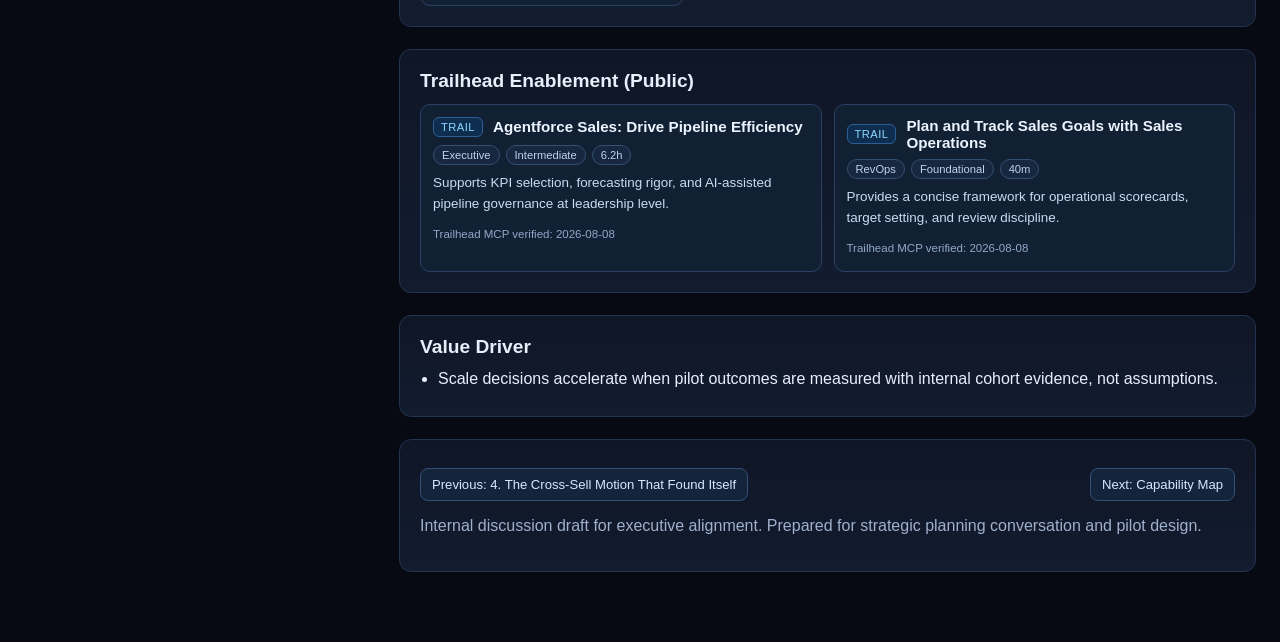
<file: vignette-5.html>
<!doctype html>
<html lang="en">
  <head>
    <meta charset="UTF-8" />
    <meta name="viewport" content="width=device-width, initial-scale=1.0" />
    <title>Vignette 5</title>
    <link rel="stylesheet" href="styles.css" />
  </head>
  <body data-page="v5">
    <div class="app">
      <aside class="sidebar">
        <div class="brand">OCTAVE</div>
        <p class="subtitle">Agentforce for Sales Executive Discussion</p>
        <nav id="sidebar-nav"></nav>
      </aside>
      <main id="content" class="content"></main>
    </div>
    <script src="content.js"></script>
    <script src="app.js"></script>
  </body>
</html>
</file>
<file: styles.css>
:root {
  --bg: #070a12;
  --panel: #0f1626;
  --panel-2: #121c2f;
  --text: #e8eefc;
  --muted: #9fb0cc;
  --border: #24334f;
  --accent: #45c6ff;
  --accent-2: #9a6bff;
  --sidebar-width: 375px;
  --nav-toggle-gap: 15px;
}

* {
  box-sizing: border-box;
}

body {
  margin: 0;
  font-family: Inter, "Segoe UI", Arial, sans-serif;
  background: radial-gradient(circle at 20% -10%, #182846 0%, var(--bg) 45%);
  color: var(--text);
}

.app {
  display: grid;
  grid-template-columns: var(--sidebar-width) 1fr;
  min-height: 100vh;
}

.sidebar {
  border-right: 1px solid var(--border);
  background: linear-gradient(180deg, #0e1526 0%, #0a1020 100%);
  padding: 24px 16px;
  position: sticky;
  top: 0;
  height: 100vh;
  overflow-y: auto;
  display: flex;
  flex-direction: column;
}

.nav-collapsed .app {
  grid-template-columns: 1fr;
}

.nav-collapsed .sidebar {
  display: none;
}

.brand {
  font-size: 1.3rem;
  font-weight: 700;
  letter-spacing: 0.02em;
  margin-bottom: 4px;
}

.subtitle {
  margin: 0 0 16px;
  color: var(--muted);
  font-size: 0.9rem;
}

.nav-group {
  margin: 24px 0;
}

.nav-group-search {
  margin-top: 0;
  margin-bottom: 20px;
}

.nav-label {
  color: var(--muted);
  text-transform: uppercase;
  font-size: 0.72rem;
  letter-spacing: 0.08em;
  margin: 0 0 12px;
}

.nav-link {
  display: block;
  color: var(--text);
  text-decoration: none;
  border-left: 2px solid transparent;
  border-radius: 0;
  padding: 8px 8px 8px 12px;
  margin-bottom: 4px;
  font-size: 0.92rem;
  line-height: 1.25rem;
  background: transparent;
}

.nav-link:hover,
.nav-link.active {
  background: rgba(22, 35, 58, 0.38);
  border-left-color: #45c6ff;
  font-weight: 600;
}

#nav-tools {
  margin-bottom: 14px;
}

#sidebar-nav {
  flex: 1;
}

.search-label {
  display: block;
  color: var(--text);
  font-size: 0.92rem;
  letter-spacing: 0;
  margin: 0 0 8px;
  font-weight: 500;
}

.search-input {
  width: 100%;
  border-radius: 8px;
  border: 1px solid #2d446f;
  background: #0f1c30;
  color: var(--text);
  padding: 9px 10px;
  font-size: 0.92rem;
}

.search-shell {
  position: relative;
}

.search-popover {
  position: absolute;
  top: calc(100% + 8px);
  left: 0;
  right: 0;
  z-index: 30;
  background: #101c2f;
  border: 1px solid #2f486e;
  border-radius: 10px;
  box-shadow: 0 14px 28px rgba(0, 0, 0, 0.4);
  padding: 8px;
  opacity: 1;
  transform: translateY(0) scale(1);
  transition: opacity 140ms ease, transform 140ms ease, box-shadow 140ms ease;
}

.search-popover.hidden {
  opacity: 0;
  transform: translateY(-6px) scale(0.985);
  pointer-events: none;
}

.search-popover-head {
  display: flex;
  align-items: center;
  justify-content: space-between;
  margin-bottom: 6px;
  padding-bottom: 6px;
  border-bottom: 1px solid #2a4064;
}

.search-popover-title {
  font-size: 0.74rem;
  color: #9db5d5;
  text-transform: uppercase;
  letter-spacing: 0.08em;
}

.search-close {
  border: 1px solid #37527a;
  border-radius: 6px;
  background: #172740;
  color: #d7e8ff;
  font-size: 0.72rem;
  padding: 3px 7px;
  cursor: pointer;
}

.search-results {
  display: grid;
  gap: 6px;
  max-height: 260px;
  overflow-y: auto;
}

.search-result {
  border: 1px solid #2d446f;
  background: #112136;
  border-radius: 8px;
  padding: 7px 8px;
  text-decoration: none;
  display: grid;
  gap: 2px;
  transition: background 120ms ease, border-color 120ms ease, transform 120ms ease;
}

.search-result.active,
.search-result:hover {
  border-color: #45c6ff;
  transform: translateY(-1px);
}

.search-result.kbd-active {
  border-color: #45c6ff;
  background: #17324d;
  transform: translateY(-1px);
}

.result-code {
  color: #7fd8ff;
  font-size: 0.7rem;
  font-weight: 700;
}

.result-name {
  color: #dfebfc;
  font-size: 0.82rem;
}

.result-location {
  color: #9bb1d0;
  font-size: 0.72rem;
}

.search-empty {
  color: #9bb1d0;
  font-size: 0.76rem;
  margin: 4px 0 0;
}

.global-nav-toggle {
  display: block;
  position: fixed;
  top: 14px;
  left: calc(var(--sidebar-width) + var(--nav-toggle-gap));
  z-index: 120;
  border: 1px solid #35527c;
  background: #13243b;
  color: #d4e7ff;
  border-radius: 8px;
  padding: 7px 11px;
  font-size: 0.78rem;
  cursor: pointer;
  box-shadow: 0 6px 18px rgba(0, 0, 0, 0.28);
}

.nav-collapsed .global-nav-toggle {
  left: 14px;
}

.nav-footer {
  border-top: 1px solid #27415f;
  margin-top: 12px;
  padding-top: 12px;
}

.nav-footer-label {
  margin: 0 0 8px;
  color: var(--muted);
  font-size: 0.72rem;
  text-transform: uppercase;
  letter-spacing: 0.08em;
}

.salesforce-logo {
  width: 150px;
  height: auto;
  display: block;
}

.salesforce-logo-wrap {
  display: inline-flex;
  align-items: center;
  justify-content: center;
  padding: 8px 12px;
  background: #ffffff;
  border-radius: 10px;
  border: 1px solid #d5deea;
}

.content {
  padding: 0 0 48px;
}

.page-wrap {
  max-width: none;
  margin: 0 24px;
}

.hero {
  min-height: 80px;
  display: flex;
  align-items: end;
  position: relative;
  border-bottom: 1px solid var(--border);
}

.hero--with-image {
  min-height: 360px;
  background:
    linear-gradient(180deg, rgba(7, 10, 18, 0.15) 35%, rgba(7, 10, 18, 0.85) 80%, var(--bg) 100%),
    linear-gradient(90deg, rgba(7, 10, 18, 0.45), rgba(7, 10, 18, 0.1)),
    url("./assets/hero.jpg") center/cover no-repeat;
}

.hero-compact {
  min-height: 150px;
  background:
    linear-gradient(180deg, rgba(7, 10, 18, 0.9) 0%, rgba(7, 10, 18, 0.75) 100%),
    linear-gradient(90deg, rgba(69, 198, 255, 0.08), rgba(154, 107, 255, 0.08));
}

.hero-inner {
  padding: 40px;
}

h1 {
  font-size: 2.2rem;
  margin: 0 0 8px;
}

.headline {
  margin: 0;
  font-size: 1.1rem;
  color: var(--accent);
  max-width: 780px;
}

.meta-row {
  margin-top: 14px;
  display: flex;
  flex-wrap: wrap;
  gap: 8px;
}

.meta-pill {
  border: 1px solid #2f4d76;
  border-radius: 999px;
  padding: 5px 10px;
  font-size: 0.74rem;
  letter-spacing: 0.03em;
  color: #bdd4f5;
  background: rgba(22, 37, 62, 0.85);
}

.section {
  margin: 22px 24px;
  border: 1px solid var(--border);
  background: linear-gradient(180deg, var(--panel) 0%, var(--panel-2) 100%);
  border-radius: 12px;
  padding: 20px;
}

.section h2 {
  margin: 0 0 12px;
  font-size: 1.2rem;
}

h3 {
  margin: 0 0 8px;
  font-size: 1rem;
}

ul {
  margin: 8px 0 0 18px;
  padding: 0;
}

li {
  margin-bottom: 8px;
  color: var(--text);
}

.muted {
  color: var(--muted);
}

.cards-grid {
  display: grid;
  grid-template-columns: repeat(auto-fit, minmax(230px, 1fr));
  gap: 12px;
  margin-top: 12px;
}

.card-item,
.cap-card {
  border: 1px solid #2a4066;
  border-radius: 10px;
  padding: 12px;
  background: linear-gradient(180deg, #f8fbff 0%, #eef4fb 100%);
  color: #0e2038;
}

.card-kicker {
  margin: 0 0 8px;
  font-size: 0.7rem;
  text-transform: uppercase;
  letter-spacing: 0.08em;
  color: #5f7ea3;
}

.card-item h3 {
  color: #0f2745;
}

.card-item p,
.cap-card p {
  margin: 0;
  color: #1b3150;
  font-size: 0.92rem;
  line-height: 1.35rem;
}

.cap-card {
  background: #122034;
  color: #e7f0ff;
}

.cap-card p {
  color: #c7d8f1;
}

.card-icon {
  display: inline-flex;
  align-items: center;
  justify-content: center;
  width: 30px;
  height: 30px;
  border-radius: 8px;
  background: #102a49;
  color: #f4fbff;
  font-size: 0.9rem;
  margin-bottom: 8px;
}

.card-outcome {
  margin-top: 10px !important;
  font-size: 0.76rem !important;
  border-top: 1px solid #cfdff2;
  padding-top: 8px;
  color: #5f4b16 !important;
  font-weight: 600;
}

.summary-banner {
  margin-top: 12px;
  border: 1px solid #2f5a8a;
  border-radius: 10px;
  padding: 12px 14px;
  background: linear-gradient(90deg, #0f2745 0%, #17395f 100%);
  color: #eef6ff;
  font-size: 0.92rem;
  line-height: 1.4rem;
  font-weight: 500;
}

.cap-head {
  display: flex;
  gap: 10px;
  align-items: center;
  margin-bottom: 8px;
}

.cap-code {
  font-size: 0.72rem;
  border: 1px solid #2c5e92;
  color: #8bd8ff;
  padding: 4px 7px;
  border-radius: 6px;
  background: #113154;
}

.cap-domain {
  margin-bottom: 6px !important;
  color: #84b9ea !important;
  font-size: 0.76rem !important;
  text-transform: uppercase;
  letter-spacing: 0.06em;
}

.phase-block {
  margin-top: 14px;
  padding-top: 12px;
  border-top: 1px solid #2a3c5a;
}

.phase-block:first-of-type {
  border-top: 0;
  margin-top: 0;
  padding-top: 0;
}

.domain-grid {
  display: grid;
  grid-template-columns: repeat(auto-fit, minmax(250px, 1fr));
  gap: 12px;
}

.domain-card {
  border: 1px solid #294161;
  border-radius: 10px;
  background: #111f31;
  padding: 12px;
}

.cap-pill-wrap {
  display: flex;
  flex-wrap: wrap;
  gap: 8px;
}

.cap-pill {
  font-size: 0.78rem;
  border: 1px solid #345071;
  background: #17273e;
  border-radius: 999px;
  padding: 5px 10px;
  color: #c4d9f3;
}

.cap-pill.highlight {
  border-color: #45c6ff;
  background: #10364e;
  color: #d5f0ff;
}

.journey-figure {
  margin: 14px 0 0;
  border: 1px solid #2b4468;
  border-radius: 12px;
  background: #0f1b2d;
  padding: 10px;
}

.journey-image {
  width: 100%;
  height: auto;
  border-radius: 8px;
  display: block;
}

.chips {
  display: flex;
  flex-wrap: wrap;
  gap: 8px;
  margin-top: 6px;
}

.enablement-grid {
  display: grid;
  grid-template-columns: repeat(auto-fit, minmax(250px, 1fr));
  gap: 12px;
  margin-top: 12px;
}

.enablement-card {
  display: block;
  border: 1px solid #2a4066;
  border-radius: 10px;
  padding: 12px;
  background: #122034;
  text-decoration: none;
}

.enablement-card:hover {
  border-color: #45c6ff;
  background: #152947;
}

.enablement-head {
  display: flex;
  align-items: center;
  gap: 10px;
  margin-bottom: 8px;
}

.enablement-type {
  font-size: 0.7rem;
  border: 1px solid #2e5f94;
  color: #8bd8ff;
  border-radius: 6px;
  padding: 3px 7px;
  background: #0f2e4f;
  letter-spacing: 0.04em;
}

.enablement-head h3 {
  margin: 0;
  font-size: 0.95rem;
  color: #ecf4ff;
}

.enablement-meta {
  display: flex;
  flex-wrap: wrap;
  gap: 6px;
  margin-bottom: 8px;
}

.enablement-meta span {
  font-size: 0.7rem;
  border: 1px solid #345071;
  border-radius: 999px;
  padding: 3px 8px;
  color: #bdd3ef;
  background: #16273f;
}

.enablement-card p {
  margin: 0;
  font-size: 0.84rem;
  line-height: 1.3rem;
  color: #cadbf1;
}

.enablement-verified {
  margin-top: 10px !important;
  font-size: 0.72rem !important;
  color: #91a8c8 !important;
}

.page-flow {
  display: flex;
  justify-content: space-between;
  gap: 10px;
  margin-top: 8px;
}

.page-flow-link {
  text-decoration: none;
  color: #d8e9ff;
  border: 1px solid #335177;
  background: #13243b;
  border-radius: 8px;
  padding: 8px 11px;
  font-size: 0.82rem;
}

.page-flow-link:hover {
  border-color: #45c6ff;
  background: #17324d;
}

.chip {
  font-size: 0.78rem;
  border: 1px solid #35537e;
  color: #c9dcfb;
  border-radius: 999px;
  padding: 5px 10px;
  background: #16253e;
}

@media (max-width: 980px) {
  .app {
    grid-template-columns: 1fr;
  }

  .sidebar {
    position: static;
    height: auto;
    border-right: 0;
    border-bottom: 1px solid var(--border);
  }

  .hero-inner {
    padding: 28px 20px;
  }

  .section {
    margin: 16px;
  }

  .global-nav-toggle {
    top: 10px;
    left: 10px;
  }
}

@media (prefers-reduced-motion: reduce) {
  .search-popover,
  .search-result {
    transition: none;
  }
}
</file>
